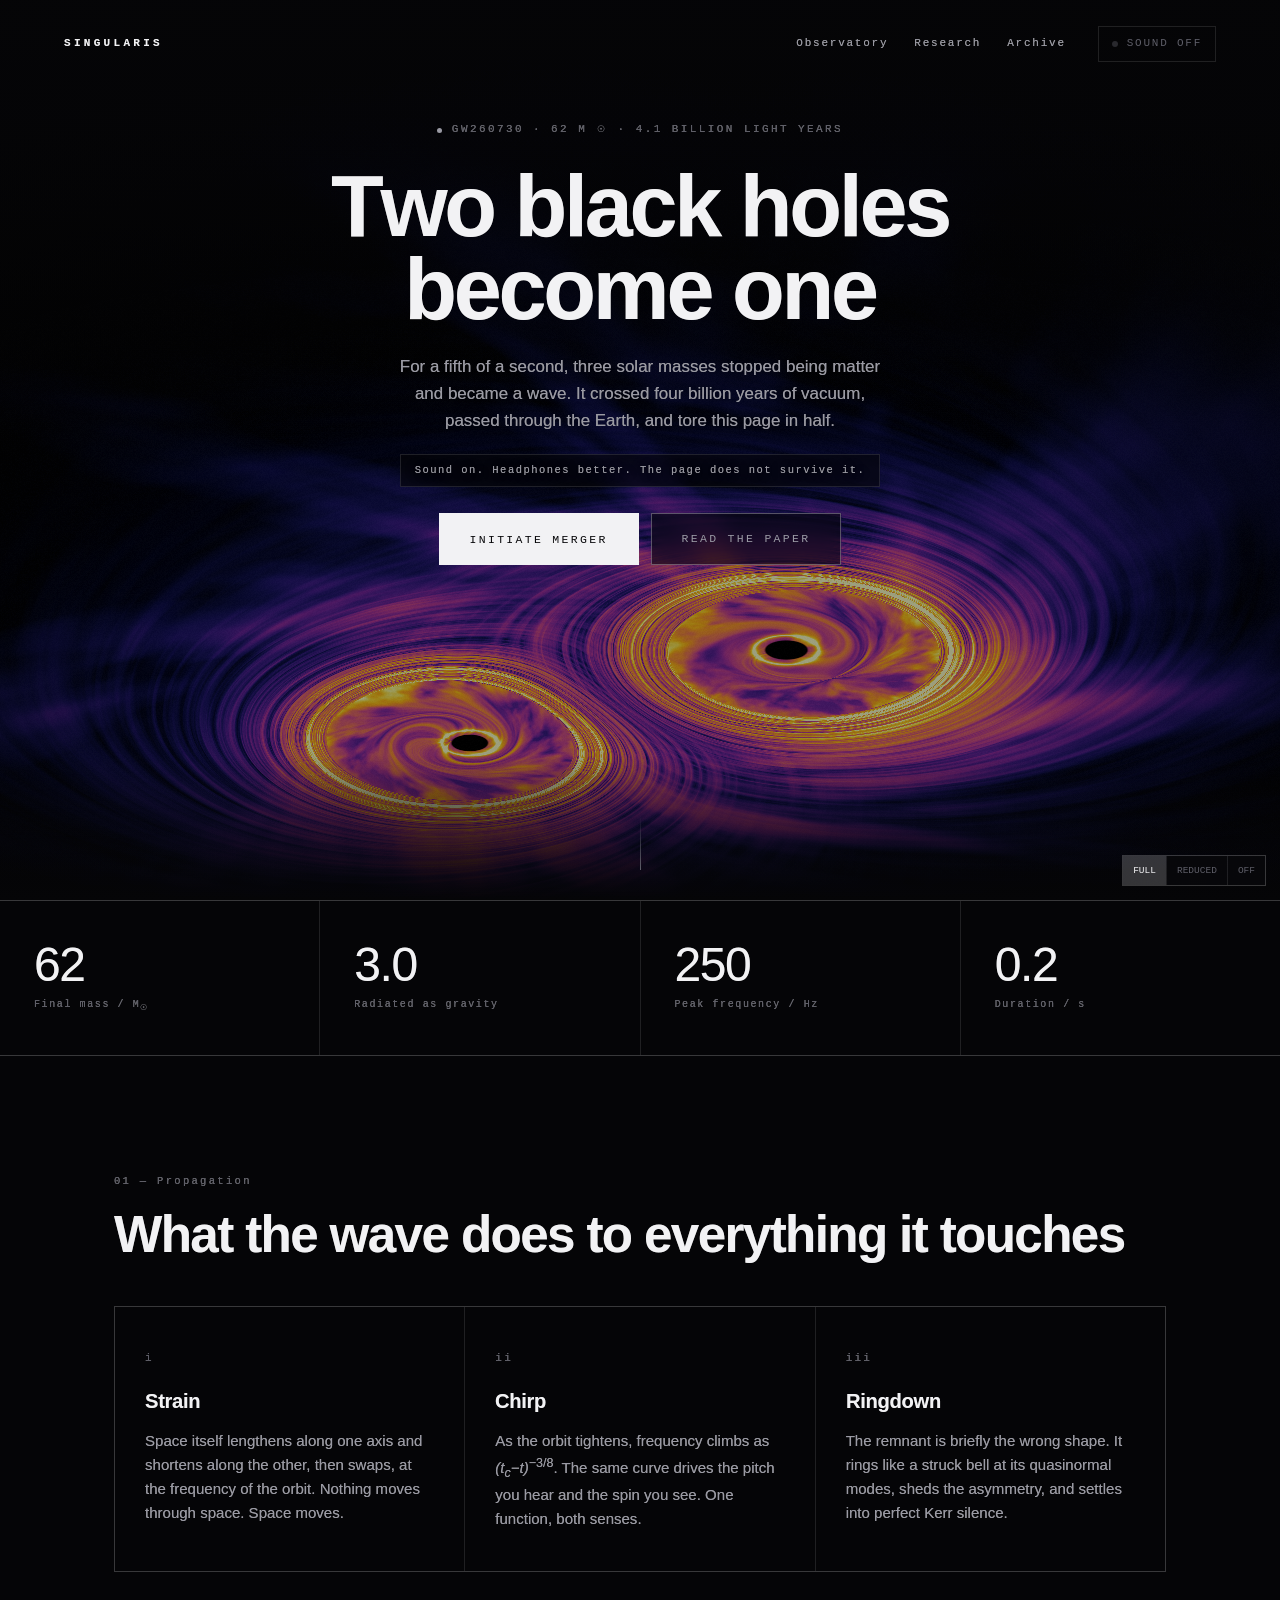
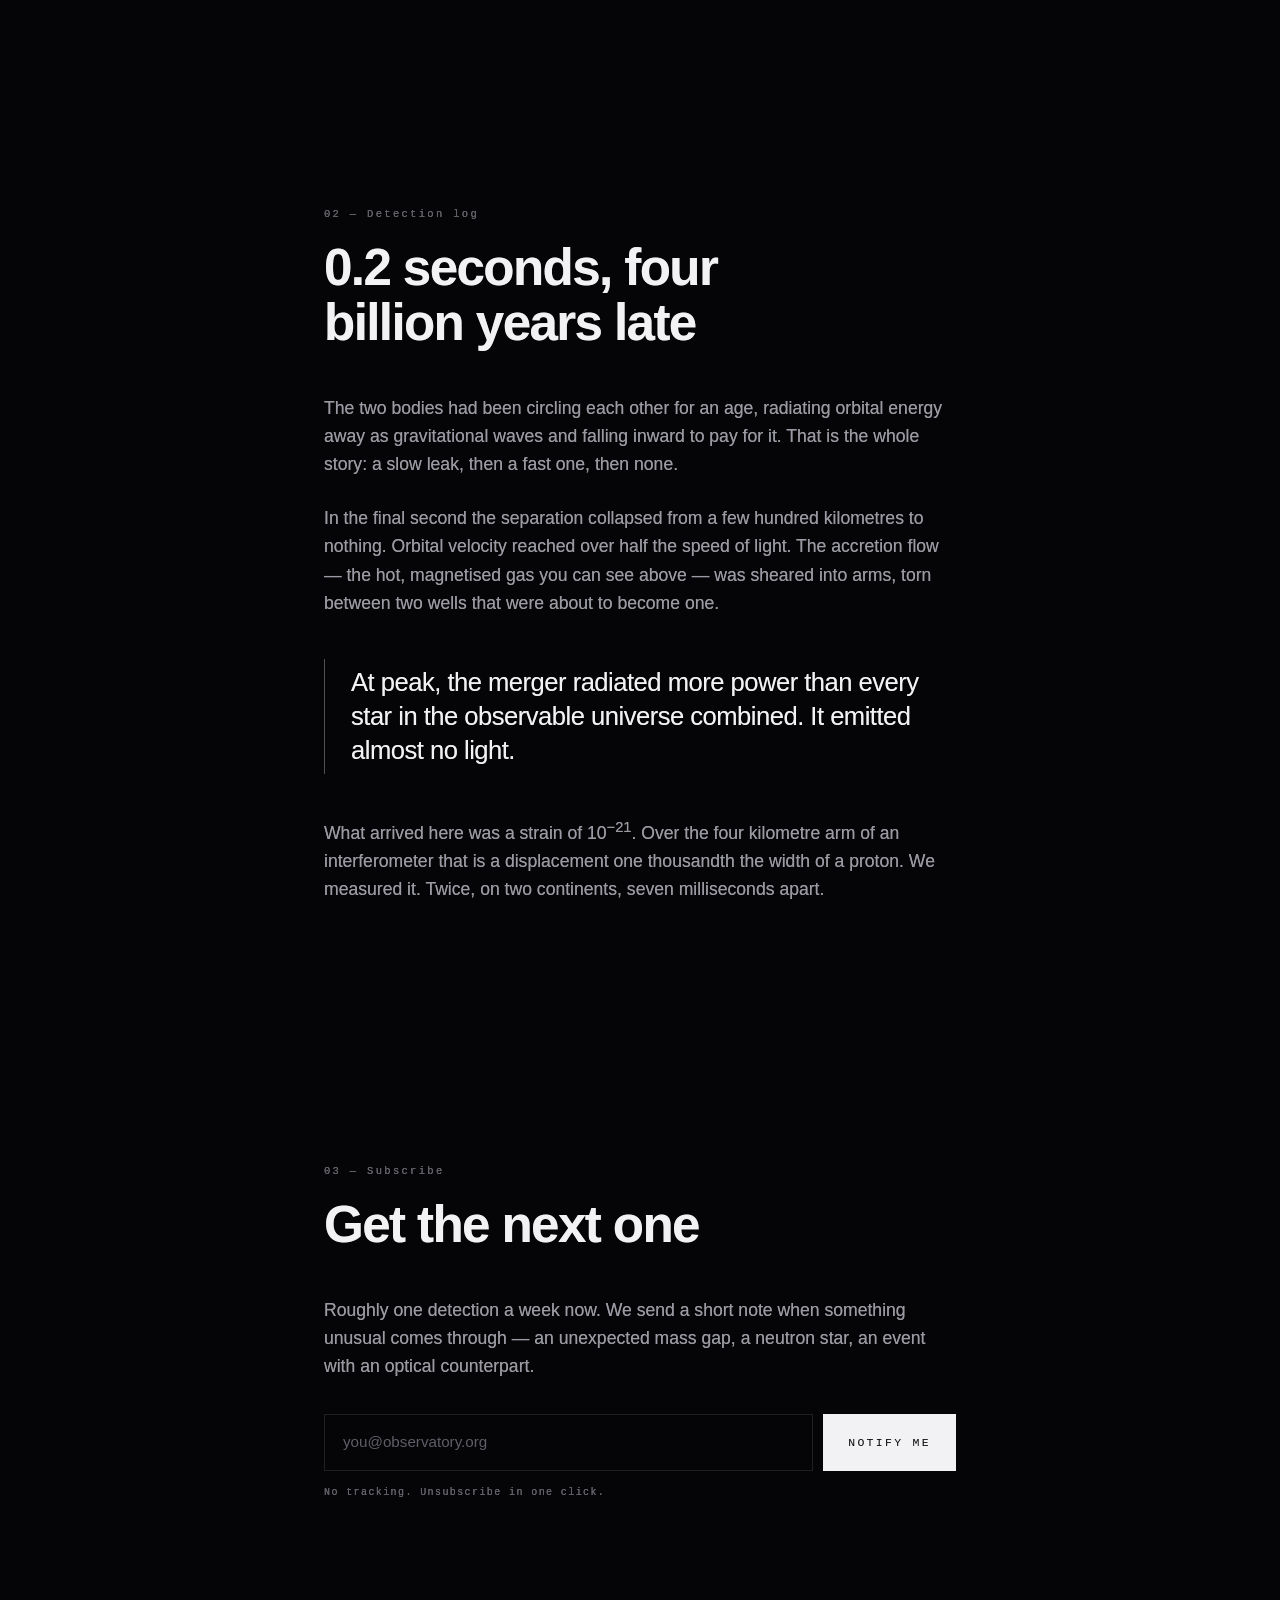
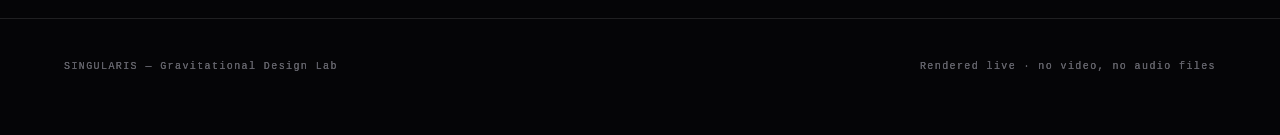
<file: index.html>
<!DOCTYPE html>
<html lang="en">
<head>
<meta charset="utf-8">
<meta name="viewport" content="width=device-width, initial-scale=1, viewport-fit=cover">
<title>SINGULARIS — Two Black Holes Become One</title>
<meta name="description" content="A gravitational-wave merger, rendered in the browser. Two black holes spiral in, collide, tear the page apart, and let it reassemble out of dust.">
<link rel="stylesheet" href="assets/style.css">
</head>
<body>

<!-- ============================================================
     SVG displacement filter — hero subtree only, one-shot.
     JS animates scale/baseFrequency during the pre-merge tremor.
     ============================================================ -->
<svg class="filter-defs" aria-hidden="true" focusable="false">
  <defs>
    <filter id="gw-displace" x="-15%" y="-15%" width="130%" height="130%"
            color-interpolation-filters="sRGB">
      <feTurbulence id="gw-turb" type="fractalNoise"
                    baseFrequency="0.004 0.012" numOctaves="2" seed="7"
                    result="noise"/>
      <feDisplacementMap id="gw-disp" in="SourceGraphic" in2="noise"
                         scale="0" xChannelSelector="R" yChannelSelector="G"/>
    </filter>
  </defs>
</svg>

<!-- the spacetime lattice, in its own layer so the tear can eat it -->
<div class="lattice" aria-hidden="true"></div>

<!-- shake wrapper: ONLY ever gets translate3d/rotate, so it can never
     fight the per-element warp and tear transforms. -->
<div id="shake">
<div id="page">

  <!-- ============================ HERO ============================ -->
  <header class="hero" id="hero">
    <canvas id="bh" aria-hidden="true"></canvas>
    <div class="hero-veil" aria-hidden="true"></div>

    <nav class="nav">
      <span class="brand" data-warp="text">SINGULARIS</span>
      <ul class="nav-links">
        <li><a href="#effects" data-warp="text">Observatory</a></li>
        <li><a href="#log" data-warp="text">Research</a></li>
        <li><a href="#signal" data-warp="text">Archive</a></li>
      </ul>
      <button class="sound-toggle" id="soundToggle" aria-pressed="false"
              title="Toggle sound">
        <span class="sound-icon" aria-hidden="true"></span>
        <span class="sound-label">SOUND OFF</span>
      </button>
    </nav>

    <div class="hero-inner">
      <p class="eyebrow" data-warp="text">
        <span class="pulse-dot" aria-hidden="true"></span>
        GW260730 &middot; 62 M<sub>&#9737;</sub> &middot; 4.1 BILLION LIGHT YEARS
      </p>

      <h1 class="title" id="title" aria-label="Two black holes become one">
        <!-- filled by JS: one span per glyph, each its own tear fragment -->
      </h1>

      <p class="lede" data-split="word">
        For a fifth of a second, three solar masses stopped being matter and
        became a wave. It crossed four billion years of vacuum, passed through
        the Earth, and tore this page in half.
      </p>

      <p class="hint" id="hint" data-warp="text">
        Sound on. Headphones better. The page does not survive it.
      </p>

      <div class="cta-row">
        <button class="btn btn-primary" id="trigger" data-warp="box">
          INITIATE MERGER
        </button>
        <a class="btn btn-ghost" href="#log" data-warp="box">READ THE PAPER</a>
      </div>
    </div>

    <div class="scroll-cue" aria-hidden="true">
      <span class="scroll-line"></span>
    </div>
  </header>

  <!-- ============================ STATS ============================ -->
  <section class="stats frame" aria-label="Merger parameters">
    <div class="stat" data-warp="box">
      <span class="stat-num" data-split="word">62</span>
      <span class="stat-lbl" data-warp="text">Final mass / M<sub>&#9737;</sub></span>
    </div>
    <div class="stat" data-warp="box">
      <span class="stat-num" data-split="word">3.0</span>
      <span class="stat-lbl" data-warp="text">Radiated as gravity</span>
    </div>
    <div class="stat" data-warp="box">
      <span class="stat-num" data-split="word">250</span>
      <span class="stat-lbl" data-warp="text">Peak frequency / Hz</span>
    </div>
    <div class="stat" data-warp="box">
      <span class="stat-num" data-split="word">0.2</span>
      <span class="stat-lbl" data-warp="text">Duration / s</span>
    </div>
  </section>

  <!-- ============================ EFFECTS ============================ -->
  <section class="block" id="effects">
    <p class="kicker" data-warp="text">01 &mdash; Propagation</p>
    <h2 class="h2" data-split="word">What the wave does to everything it touches</h2>

    <div class="cards frame">
      <article class="card" data-warp="box">
        <span class="card-idx" data-warp="text">i</span>
        <h3 data-split="word">Strain</h3>
        <p data-warp="text">Space itself lengthens along one axis and shortens
        along the other, then swaps, at the frequency of the orbit. Nothing
        moves through space. Space moves.</p>
      </article>
      <article class="card" data-warp="box">
        <span class="card-idx" data-warp="text">ii</span>
        <h3 data-split="word">Chirp</h3>
        <p data-warp="text">As the orbit tightens, frequency climbs as
        <em>(t<sub>c</sub>&minus;t)</em><sup>&minus;3/8</sup>. The same curve
        drives the pitch you hear and the spin you see. One function, both senses.</p>
      </article>
      <article class="card" data-warp="box">
        <span class="card-idx" data-warp="text">iii</span>
        <h3 data-split="word">Ringdown</h3>
        <p data-warp="text">The remnant is briefly the wrong shape. It rings
        like a struck bell at its quasinormal modes, sheds the asymmetry, and
        settles into perfect Kerr silence.</p>
      </article>
    </div>
  </section>

  <!-- ============================ LOG ============================ -->
  <section class="block narrow" id="log">
    <p class="kicker" data-warp="text">02 &mdash; Detection log</p>
    <h2 class="h2" data-split="word">0.2 seconds, four billion years late</h2>

    <p class="body" data-warp="text">
      The two bodies had been circling each other for an age, radiating orbital
      energy away as gravitational waves and falling inward to pay for it. That
      is the whole story: a slow leak, then a fast one, then none.
    </p>
    <p class="body" data-warp="text">
      In the final second the separation collapsed from a few hundred kilometres
      to nothing. Orbital velocity reached over half the speed of light. The
      accretion flow &mdash; the hot, magnetised gas you can see above &mdash;
      was sheared into arms, torn between two wells that were about to become one.
    </p>
    <p class="body pull" data-warp="text">
      At peak, the merger radiated more power than every star in the observable
      universe combined. It emitted almost no light.
    </p>
    <p class="body" data-warp="text">
      What arrived here was a strain of 10<sup>&minus;21</sup>. Over the four
      kilometre arm of an interferometer that is a displacement one thousandth
      the width of a proton. We measured it. Twice, on two continents, seven
      milliseconds apart.
    </p>
  </section>

  <!-- ============================ SIGNAL ============================ -->
  <section class="block narrow" id="signal">
    <p class="kicker" data-warp="text">03 &mdash; Subscribe</p>
    <h2 class="h2" data-split="word">Get the next one</h2>
    <p class="body" data-warp="text">
      Roughly one detection a week now. We send a short note when something
      unusual comes through &mdash; an unexpected mass gap, a neutron star, an
      event with an optical counterpart.
    </p>
    <form class="signup" id="signup" novalidate>
      <label class="sr-only" for="email">Email address</label>
      <input class="field" id="email" name="email" type="email"
             placeholder="you@observatory.org" data-warp="box" required>
      <button class="btn btn-primary compact" type="submit" data-warp="box">
        NOTIFY ME
      </button>
    </form>
    <p class="fineprint" id="formNote" data-warp="text" role="status">
      No tracking. Unsubscribe in one click.
    </p>
  </section>

  <footer class="foot">
    <span data-warp="text">SINGULARIS &mdash; Gravitational Design Lab</span>
    <span data-warp="text">Rendered live &middot; no video, no audio files</span>
  </footer>

</div><!-- /#page -->
</div><!-- /#shake -->

<!-- ============================================================
     Overlays. Outside #shake so the shake never double-transforms
     them. See the z-index ladder in style.css.
     ============================================================ -->
<canvas id="rip" aria-hidden="true"></canvas>
<div class="shock-lens" id="shockLens" aria-hidden="true"></div>
<div class="shock-glow" id="shockGlow" aria-hidden="true"></div>
<div class="grain" id="grain" aria-hidden="true"></div>
<canvas id="dust" aria-hidden="true"></canvas>
<div class="flash" id="flash" aria-hidden="true"></div>

<div class="intensity" role="group" aria-label="Motion intensity">
  <button data-int="full">FULL</button>
  <button data-int="reduced">REDUCED</button>
  <button data-int="off">OFF</button>
</div>

<script src="assets/blackhole.js"></script>
<script src="assets/audio.js"></script>
<script src="assets/main.js"></script>
</body>
</html>
</file>
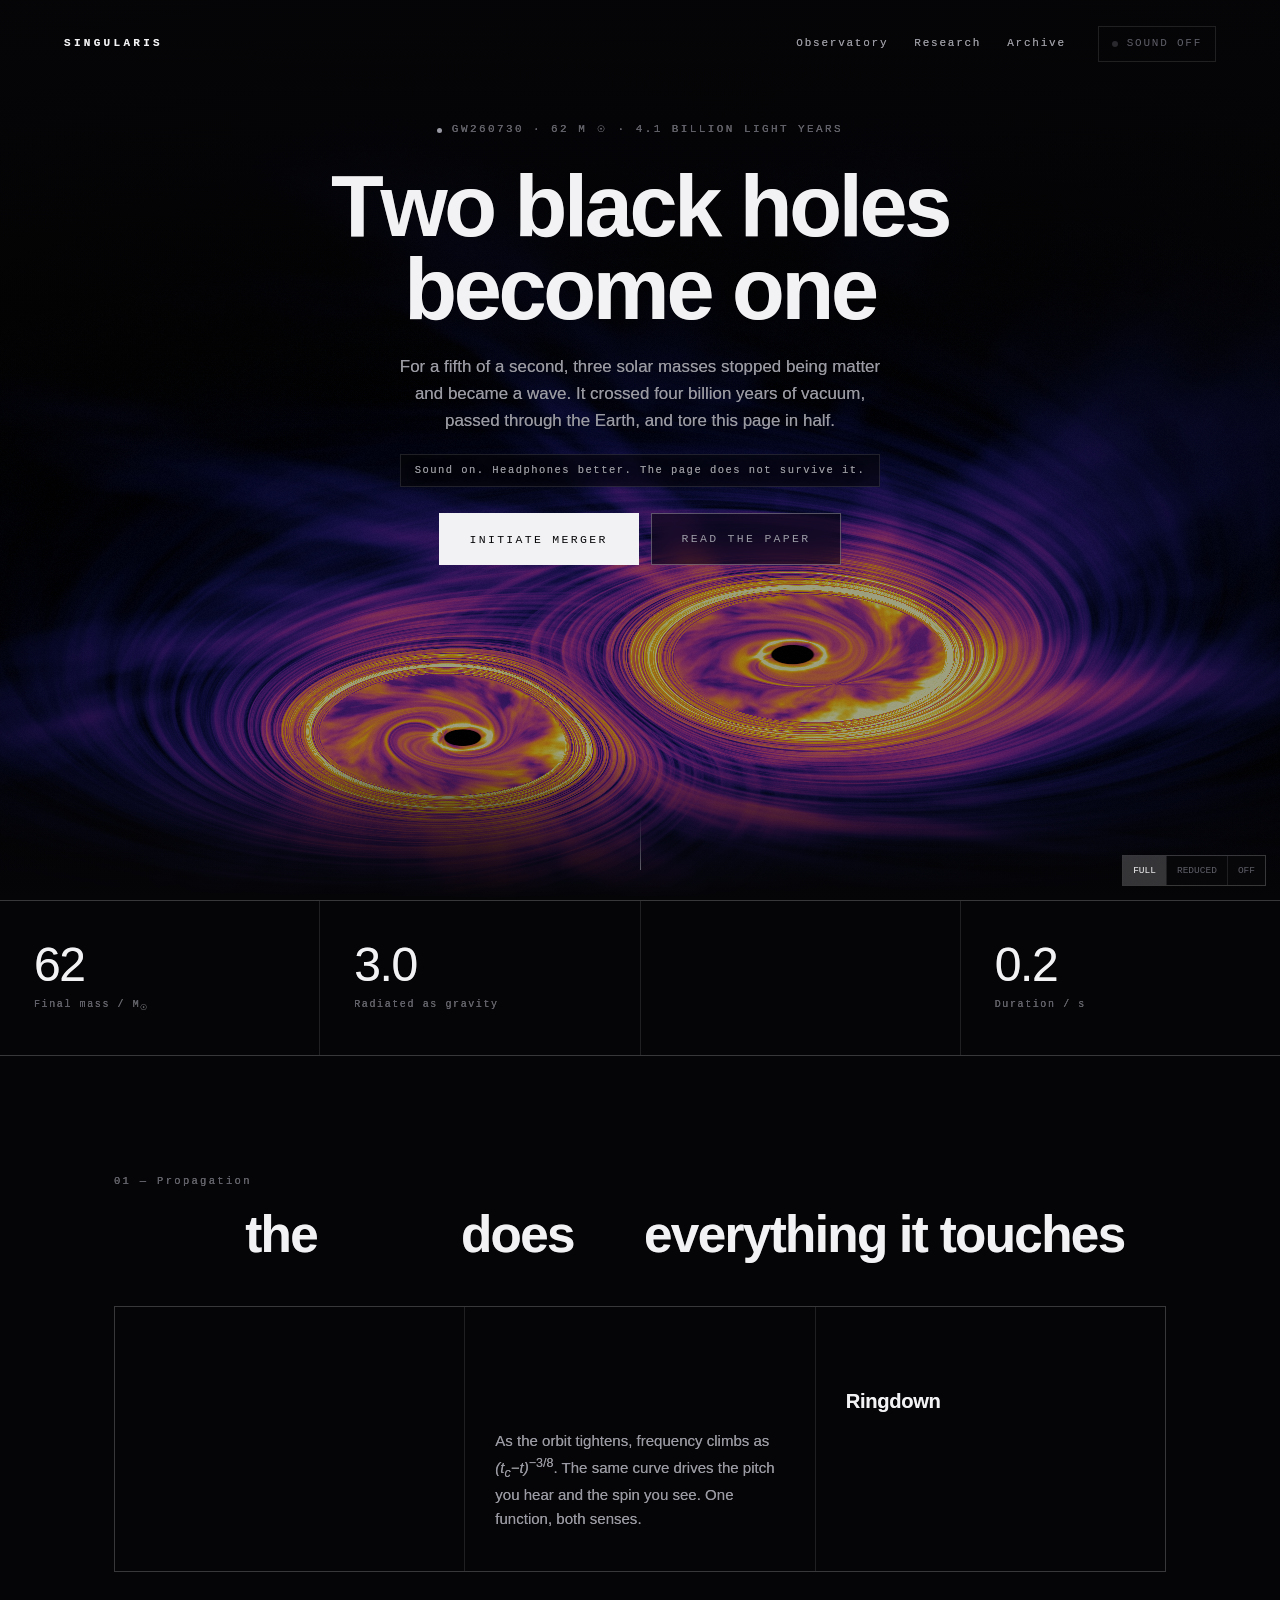
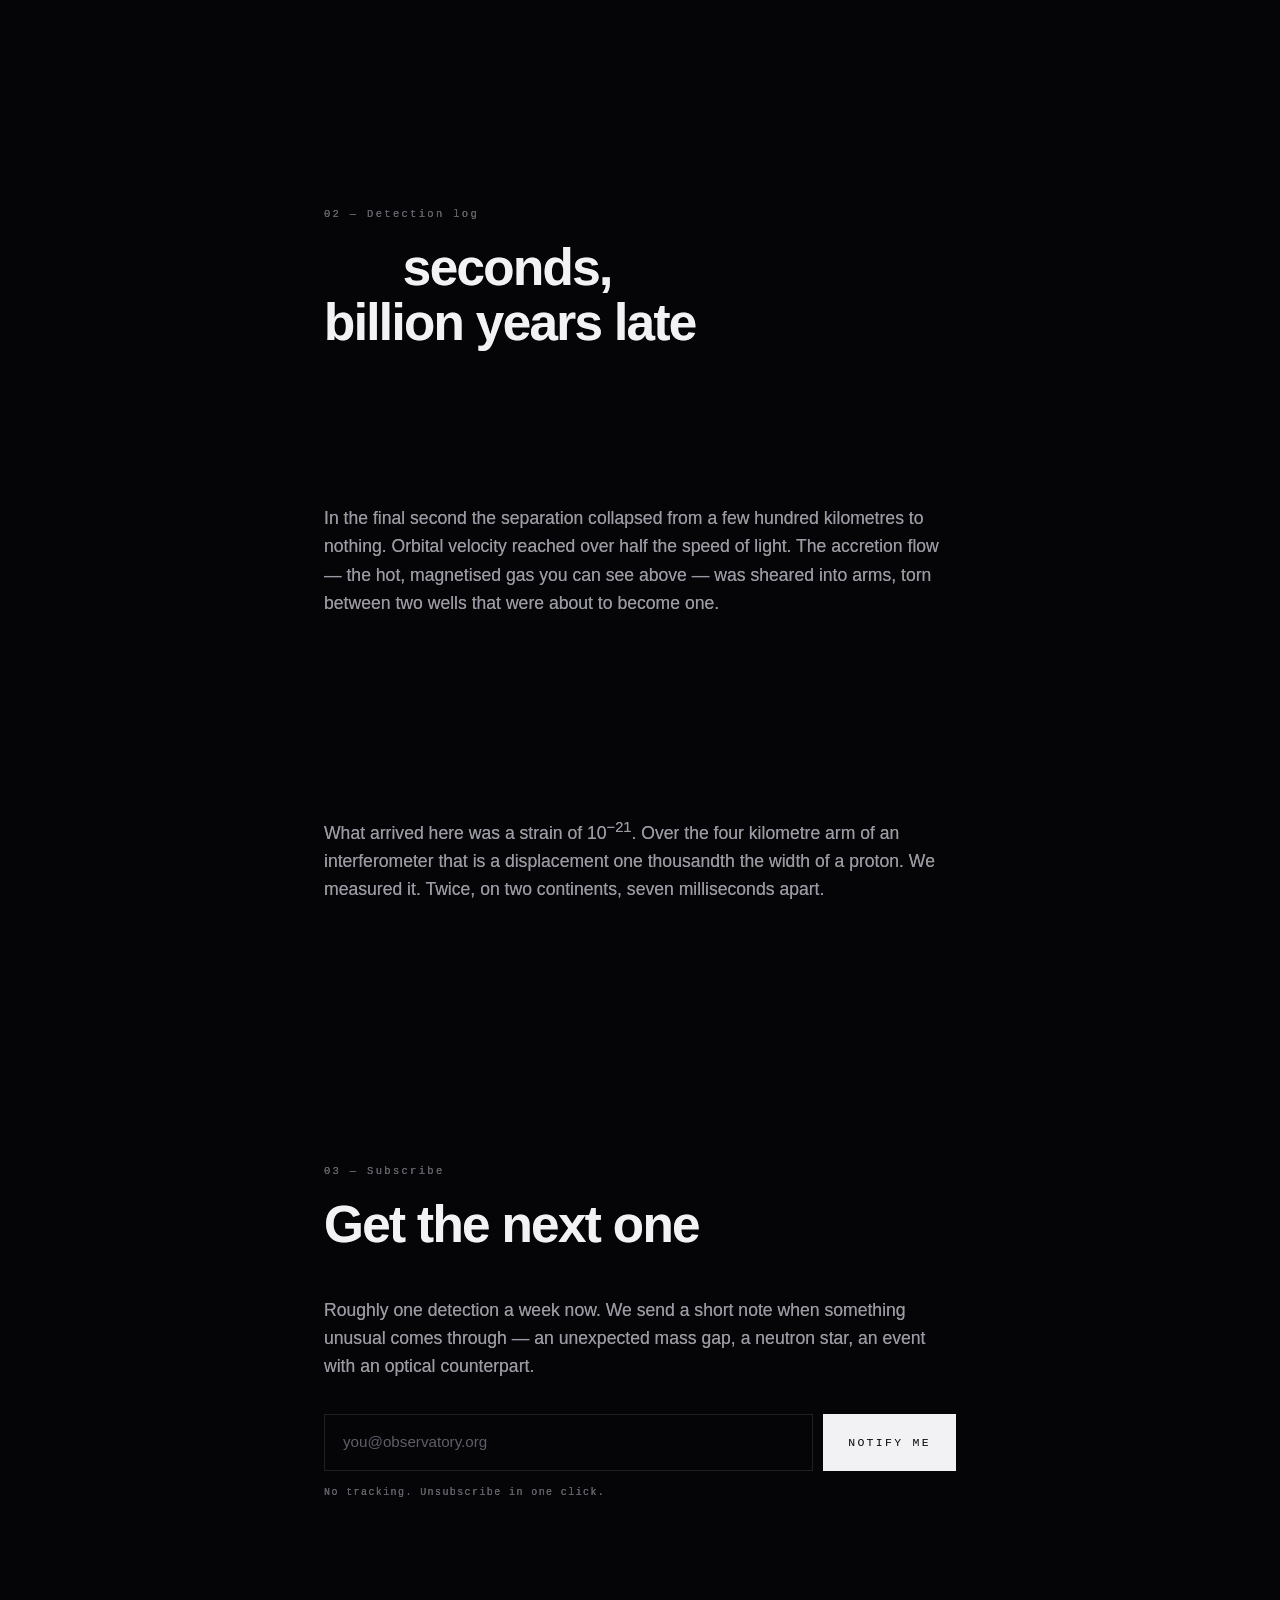
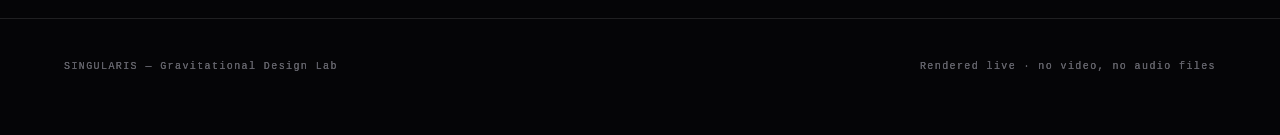
<file: wrapped-test.html>
<!doctype html>
<html><head><meta charset="utf-8">
<meta name="viewport" content="width=device-width,initial-scale=1">
<style>:root{color-scheme:light}body{margin:0;padding:0;font:14px -apple-system,sans-serif;background:#faf9f5;color:#141413}img{max-width:100%}</style>
</head><body>
<title>SINGULARIS — Two Black Holes Become One</title>
<style>
/* ============================================================
   SINGULARIS — gravitational-wave landing page
   ------------------------------------------------------------
   The page is monochrome on purpose. The only colour anywhere is
   the accretion flow in the hero canvas, so colour reads as
   "this is the physical event" rather than as decoration.

   Registered custom properties are load-bearing. --w and --tr must
   be real <number>s or every calc() below collapses.
   ============================================================ */

@property --w      { syntax: '<number>'; inherits: true;  initial-value: 0; }
@property --tr     { syntax: '<number>'; inherits: false; initial-value: 0; }
@property --tv     { syntax: '<number>'; inherits: false; initial-value: 0; }
@property --tx     { syntax: '<number>'; inherits: false; initial-value: 0; }
@property --ty     { syntax: '<number>'; inherits: false; initial-value: 0; }
@property --rot    { syntax: '<number>'; inherits: false; initial-value: 0; }
@property --tear-g { syntax: '<number>'; inherits: true;  initial-value: 0; }
@property --shock-r{ syntax: '<length>'; inherits: false; initial-value: 0px; }

:root{
  --void:    #050507;
  --ink:     #f2f2f4;
  --ink-dim: #9a9aa4;
  --ink-far: #5e5e68;
  --line:    rgba(255,255,255,.11);
  --line-hi: rgba(255,255,255,.30);

  --shock-x: 50vw;
  --shock-y: 60vh;

  --mono: ui-monospace, 'SF Mono', 'JetBrains Mono', Menlo, monospace;
  --sans: 'Inter', -apple-system, BlinkMacSystemFont, 'Helvetica Neue', sans-serif;

  /* global amplitude — main.js scales this by the intensity setting */
  --amp: 1;
}

*, *::before, *::after{ box-sizing: border-box; }

html{ scroll-behavior: smooth; }

body{
  margin: 0;
  background: var(--void);
  color: var(--ink);
  font-family: var(--sans);
  font-size: 16px;
  line-height: 1.6;
  -webkit-font-smoothing: antialiased;
  text-rendering: optimizeLegibility;
  overflow-x: hidden;
}

.filter-defs{ position: absolute; width: 0; height: 0; overflow: hidden; }

.sr-only{
  position:absolute; width:1px; height:1px; padding:0; margin:-1px;
  overflow:hidden; clip:rect(0 0 0 0); white-space:nowrap; border:0;
}

/* The spacetime lattice lives in its own fixed layer rather than on
   <body>, so the tear can fade and blur it independently. */
.lattice{
  position: fixed; inset: 0; z-index: 0; pointer-events: none;
  background-image:
    linear-gradient(to right,  var(--line) 1px, transparent 1px),
    linear-gradient(to bottom, var(--line) 1px, transparent 1px);
  background-size: 92px 92px;
  background-position: center top;
  opacity: calc(1 - var(--tear-g));
  filter: blur(calc(var(--tear-g) * 2px));
}

#shake{ position: relative; z-index: 1; }

/* ============================================================
   THE WARP AND THE TEAR
   ------------------------------------------------------------
   Every [data-warp] element is a wavefront sampler. main.js writes
   two numbers per frame:

     --w   signed wave amplitude, -1..1   (ripple)
     --tr  displacement, 0..1             (thrown apart)
     --tv  invisibility, 0..1             (faded out)

   Two tear channels, not one, and that split matters. On the way out
   they move together: the fragment is flung outward and fades. On the
   way back, --tr collapses almost instantly while --tv is still 1, so
   the element returns to its real position while invisible and then
   fades up in place. The particles do the travelling. If the DOM flew
   back too you would see it in mid-air next to its own dust, which
   reads as a double exposure.

   plus three values written once at setup:

     --tx --ty  unit vector away from the epicentre
     --rot      random rotation sign/magnitude

   Only transform / filter / opacity / shadow. No layout properties,
   ever, or the whole page reflows sixty times a second.
   ============================================================ */

[data-warp]{
  --w: 0; --tr: 0; --tv: 0; --tx: 0; --ty: 0; --rot: 0;
  transform:
    translate3d(
      calc(var(--w) * var(--amp) * 18px
           + var(--tx) * var(--tr) * var(--tr) * var(--amp) * 300px),
      calc(var(--w) * var(--amp) * -11px
           + var(--ty) * var(--tr) * var(--tr) * var(--amp) * 300px),
      0)
    rotate(calc(var(--rot) * var(--tr) * var(--amp) * 1deg))
    skewX(calc(var(--w) * var(--amp) * 7deg))
    skewY(calc(var(--w) * var(--amp) * -2.5deg))
    scale(calc(1 + var(--w) * var(--amp) * 0.075
                 - var(--tr) * var(--amp) * 0.38));
  filter: blur(calc(
      max(var(--w), calc(var(--w) * -1)) * var(--amp) * 2.6px
      + var(--tr) * var(--amp) * 5px));
  opacity: calc(1 - var(--tv) * var(--amp));
}

[data-warp].warping{ will-change: transform, filter, opacity; }

/* Monochrome misregistration instead of red/cyan fringing. Same
   mechanism, no colour: the glyph doubles into a light and a dark
   ghost, like a bad print run. */
[data-warp="text"]{
  text-shadow:
    calc(var(--w) * var(--amp) *  9px) 0 rgba(255,255,255,.50),
    calc(var(--w) * var(--amp) * -9px) 0 rgba(0,0,0,.92);
}

[data-warp="box"]{
  box-shadow:
    calc(var(--w) * var(--amp) *  11px) 0 0 rgba(255,255,255,.22),
    calc(var(--w) * var(--amp) * -11px) 0 0 rgba(0,0,0,.85);
}

/* Structural frames can't be torn individually without their
   children double-transforming, so they just fade with the page. */
.frame{ opacity: calc(1 - var(--tear-g)); }

/* per-glyph and per-word fragments: the unit the tear breaks along */
.title .word,
.frag{ display: inline-block; }
.title .word span{ display: inline-block; transform-origin: 50% 60%; }

/* ============================================================
   HERO
   ============================================================ */

.hero{
  position: relative;
  min-height: 100svh;
  display: flex;
  flex-direction: column;
  overflow: hidden;
  isolation: isolate;
}

#bh{
  position: absolute; inset: 0;
  width: 100%; height: 100%;
  display: block; z-index: 0;
}

.hero-veil{
  position: absolute; inset: 0; z-index: 1; pointer-events: none;
  background:
    radial-gradient(120% 80% at 50% 68%, transparent 30%, rgba(5,5,7,.55) 68%, rgba(5,5,7,.93) 100%),
    linear-gradient(to bottom,
      rgba(5,5,7,.82) 0%, rgba(5,5,7,.54) 18%, rgba(5,5,7,.20) 34%,
      transparent 52%, transparent 84%, var(--void) 100%);
}

/* ---- nav ---- */
.nav{
  position: relative; z-index: 3;
  display: flex; align-items: center; gap: 32px;
  padding: 26px clamp(20px, 5vw, 64px);
  font-family: var(--mono);
  font-size: 11px; letter-spacing: .16em;
}
.brand{ font-weight: 600; letter-spacing: .3em; }
.nav-links{
  display: flex; gap: 26px; list-style: none; margin: 0 0 0 auto; padding: 0;
}
.nav-links a{
  color: var(--ink-dim); text-decoration: none; transition: color .2s;
}
.nav-links a:hover{ color: var(--ink); }

.sound-toggle{
  display: inline-flex; align-items: center; gap: 9px;
  background: transparent;
  border: 1px solid var(--line);
  color: var(--ink-far);
  font: inherit; letter-spacing: .16em;
  padding: 8px 13px; border-radius: 0;
  cursor: pointer; transition: color .2s, border-color .2s;
}
.sound-toggle:hover{ color: var(--ink-dim); border-color: var(--line-hi); }
.sound-toggle[aria-pressed="true"]{
  color: var(--ink); border-color: var(--line-hi);
}
.sound-icon{
  width: 6px; height: 6px; border-radius: 50%;
  background: currentColor; opacity: .4;
}
.sound-toggle[aria-pressed="true"] .sound-icon{
  opacity: 1; animation: sonar 2s ease-out infinite;
}
@keyframes sonar{
  0%   { box-shadow: 0 0 0 0 rgba(255,255,255,.45); }
  100% { box-shadow: 0 0 0 8px rgba(255,255,255,0); }
}

/* ---- hero copy ---- */
.hero-inner{
  position: relative; z-index: 3;
  margin: clamp(12px, 3vh, 40px) auto auto;
  width: 100%; max-width: 1000px;
  padding: 0 clamp(20px, 5vw, 64px);
  text-align: center;
}

.eyebrow{
  display: inline-flex; align-items: center;
  flex-wrap: wrap; justify-content: center; gap: 4px 10px;
  font-family: var(--mono); font-size: 11px;
  letter-spacing: .22em; color: var(--ink-far);
  margin: 0 0 26px;
}
.pulse-dot{
  width: 5px; height: 5px; border-radius: 50%;
  background: var(--ink-dim); flex: 0 0 auto;
  animation: sonar 2.4s ease-out infinite;
}

.title{
  margin: 0 0 22px;
  font-size: clamp(2.5rem, 7.4vw, 5.4rem);
  line-height: .96;
  letter-spacing: -.038em;
  font-weight: 660;
  color: var(--ink);
  text-wrap: balance;
}

.lede{
  max-width: 54ch; margin: 0 auto 4px;
  color: var(--ink-dim); font-size: clamp(.95rem, 1.5vw, 1.06rem);
}

.cta-row{
  display: flex; flex-wrap: wrap; gap: 12px; justify-content: center;
  margin-top: 26px;
}

/* ---- buttons: flat, bordered, no glow, no gradient ---- */
.btn{
  position: relative;
  display: inline-flex; align-items: center; justify-content: center;
  padding: 16px 30px;
  font-family: var(--mono); font-size: 11.5px;
  letter-spacing: .2em; font-weight: 500;
  text-decoration: none; cursor: pointer;
  border-radius: 0;
  border: 1px solid transparent;
  transition: background .18s, color .18s, border-color .18s, transform .12s;
}
.btn.compact{ padding: 14px 24px; }
.btn:active{ transform: translateY(1px); }

.btn-primary{
  color: #08080a;
  background: var(--ink);
  border-color: var(--ink);
}
.btn-primary:hover{ background: #fff; }

.btn-ghost{
  color: var(--ink-dim);
  border-color: var(--line-hi);
  background: rgba(5,5,7,.55);
  -webkit-backdrop-filter: blur(10px); backdrop-filter: blur(10px);
}
.btn-ghost:hover{ color: var(--ink); border-color: var(--ink-dim); }

.btn:focus-visible, .field:focus-visible,
.nav-links a:focus-visible, .sound-toggle:focus-visible,
.intensity button:focus-visible{
  outline: 2px solid var(--ink); outline-offset: 3px;
}

#trigger.charging{
  animation: charge-shudder .09s steps(2) infinite;
  pointer-events: none;
}
@keyframes charge-shudder{
  0%   { transform: translate3d(-.6px, .4px, 0); }
  100% { transform: translate3d(.6px, -.4px, 0); }
}
#trigger[aria-disabled="true"]{ pointer-events: none; }

.hint{
  display: inline-block;
  margin: 16px 0 0;
  padding: 7px 14px;
  border: 1px solid var(--line);
  background: rgba(5,5,7,.6);
  -webkit-backdrop-filter: blur(8px); backdrop-filter: blur(8px);
  font-family: var(--mono); font-size: 10.5px;
  letter-spacing: .14em; color: var(--ink-dim);
  transition: opacity .5s;
  /* Same specificity as [data-warp="text"] and declared later, so it
     would silently drop the misregistration — restated here. */
  text-shadow:
    0 1px 10px rgba(5,5,7,.95),
    calc(var(--w) * var(--amp) *  9px) 0 rgba(255,255,255,.50),
    calc(var(--w) * var(--amp) * -9px) 0 rgba(0,0,0,.92);
}

.scroll-cue{
  position: relative; z-index: 3;
  display: grid; place-items: center; padding-bottom: 30px;
}
.scroll-line{
  width: 1px; height: 54px;
  background: linear-gradient(to bottom, transparent, var(--ink-far));
  transform-origin: top;
  animation: cue 2.6s cubic-bezier(.7,0,.3,1) infinite;
}
@keyframes cue{
  0%,100%{ transform: scaleY(.25); opacity: .2; }
  45%    { transform: scaleY(1);   opacity: .9; }
}

/* ============================================================
   PAGE BODY
   ============================================================ */

.stats{
  display: grid; grid-template-columns: repeat(4, 1fr);
  gap: 1px; background: var(--line);
  border-block: 1px solid var(--line);
}
.stat{
  background: var(--void);
  padding: 40px clamp(16px, 3vw, 34px);
  display: flex; flex-direction: column; gap: 8px;
}
.stat-num{
  font-size: clamp(1.9rem, 4vw, 3rem); line-height: 1;
  font-weight: 300; letter-spacing: -.03em;
  font-variant-numeric: tabular-nums;
  color: var(--ink);
}
.stat-lbl{
  font-family: var(--mono); font-size: 10px;
  letter-spacing: .16em; color: var(--ink-far);
}

.block{
  padding: clamp(80px, 13vh, 160px) clamp(20px, 5vw, 64px);
  max-width: 1180px; margin-inline: auto;
}
.block.narrow{ max-width: 760px; }

.kicker{
  font-family: var(--mono); font-size: 10.5px;
  letter-spacing: .22em; color: var(--ink-far);
  margin: 0 0 18px;
}

.h2{
  font-size: clamp(1.8rem, 4.4vw, 3.2rem);
  line-height: 1.06; letter-spacing: -.032em; font-weight: 600;
  margin: 0 0 44px; text-wrap: balance;
}

.cards{
  display: grid; gap: 1px;
  grid-template-columns: repeat(auto-fit, minmax(250px, 1fr));
  background: var(--line);
  border: 1px solid var(--line);
}
.card{
  background: var(--void);
  padding: 36px 30px 40px;
  transition: background .3s;
}
.card:hover{ background: #0b0b0e; }
.card-idx{
  font-family: var(--mono); font-size: 11px;
  letter-spacing: .2em; color: var(--ink-far);
}
.card h3{
  margin: 16px 0 12px;
  font-size: 1.26rem; font-weight: 600; letter-spacing: -.015em;
}
.card p{ margin: 0; color: var(--ink-dim); font-size: .94rem; }

.body{
  color: var(--ink-dim);
  font-size: clamp(1rem, 1.5vw, 1.1rem);
  margin: 0 0 26px;
}
.body.pull{
  color: var(--ink);
  font-size: clamp(1.2rem, 2.4vw, 1.6rem);
  line-height: 1.34; letter-spacing: -.02em;
  border-left: 1px solid var(--line-hi);
  padding: 6px 0 6px 26px;
  margin: 42px 0;
}

.signup{ display: flex; gap: 10px; flex-wrap: wrap; margin: 34px 0 14px; }
.field{
  flex: 1 1 260px;
  background: transparent;
  border: 1px solid var(--line);
  color: var(--ink);
  font: inherit; font-size: .95rem;
  padding: 15px 18px; border-radius: 0;
  transition: border-color .2s;
}
.field::placeholder{ color: var(--ink-far); }
.field:focus{ outline: none; border-color: var(--ink-dim); }
.field.invalid{ border-color: var(--ink); border-style: dashed; }

.fineprint{
  font-family: var(--mono); font-size: 10px;
  letter-spacing: .14em; color: var(--ink-far); margin: 0;
}

.foot{
  display: flex; flex-wrap: wrap; gap: 14px;
  justify-content: space-between;
  padding: 40px clamp(20px, 5vw, 64px) 60px;
  border-top: 1px solid var(--line);
  font-family: var(--mono); font-size: 10px;
  letter-spacing: .14em; color: var(--ink-far);
}

/* ============================================================
   OVERLAYS
   Stack, bottom to top:
     55 rip      opaque wedges — must cover page content
     60 lens     masked backdrop-filter ring
     61 glow     light of the wavefront
     62 grain
     66 dust     particle reassembly
     70 flash
     80 controls
   ============================================================ */

#rip, #dust{
  position: fixed; inset: 0; pointer-events: none;
  width: 100%; height: 100%;
}
#rip{ z-index: 55; }
#dust{ z-index: 66; }

/* masked backdrop-filter ring: distorts live DOM with no repaint of
   it. Grayscale, not hue-rotate — this page has no hue to rotate. */
.shock-lens{
  position: fixed; inset: 0; z-index: 60;
  pointer-events: none; opacity: 0;
  backdrop-filter: blur(12px) grayscale(1) contrast(1.6) brightness(1.25);
  -webkit-backdrop-filter: blur(12px) grayscale(1) contrast(1.6) brightness(1.25);
  --shock-r: 0px;
  -webkit-mask-image: radial-gradient(circle at var(--shock-x) var(--shock-y),
      transparent calc(var(--shock-r) - 118px),
      #000        calc(var(--shock-r) - 40px),
      #000        var(--shock-r),
      transparent calc(var(--shock-r) + 66px));
  mask-image: radial-gradient(circle at var(--shock-x) var(--shock-y),
      transparent calc(var(--shock-r) - 118px),
      #000        calc(var(--shock-r) - 40px),
      #000        var(--shock-r),
      transparent calc(var(--shock-r) + 66px));
}

.shock-glow{
  position: fixed; inset: 0; z-index: 61;
  pointer-events: none; opacity: 0;
  mix-blend-mode: screen;
  --shock-r: 0px;
  background: radial-gradient(circle at var(--shock-x) var(--shock-y),
      transparent calc(var(--shock-r) - 90px),
      rgba(255,255,255,.10) calc(var(--shock-r) - 34px),
      rgba(255,255,255,.42) calc(var(--shock-r) - 7px),
      rgba(255,255,255,.95) var(--shock-r),
      rgba(255,255,255,.16) calc(var(--shock-r) + 26px),
      transparent calc(var(--shock-r) + 74px));
}

.flash{
  position: fixed; inset: 0; z-index: 70;
  pointer-events: none; opacity: 0;
  mix-blend-mode: screen;
  background: radial-gradient(circle at var(--shock-x) var(--shock-y),
      #fff 0%, rgba(255,255,255,.72) 22%, rgba(255,255,255,.22) 50%, transparent 76%);
}

/* screen, not overlay: overlay against a near-black page resolves to
   near-black, so the noise would vanish exactly where it is needed */
.grain{
  position: fixed; inset: -50%; z-index: 62;
  pointer-events: none; opacity: 0;
  mix-blend-mode: screen;
  background-image: var(--grain-src);
  background-size: 180px 180px;
  animation: grain-drift .7s steps(6) infinite;
}
@keyframes grain-drift{
  0%  { transform: translate3d(0,0,0); }
  20% { transform: translate3d(-3%, 2%, 0); }
  40% { transform: translate3d(2%, -4%, 0); }
  60% { transform: translate3d(-4%, -2%, 0); }
  80% { transform: translate3d(3%, 3%, 0); }
  100%{ transform: translate3d(0,0,0); }
}

.intensity{
  position: fixed; z-index: 80;
  right: 14px; bottom: 14px;
  display: flex; gap: 1px;
  background: var(--line);
  border: 1px solid var(--line);
  overflow: hidden;
  font-family: var(--mono); font-size: 9.5px; letter-spacing: .14em;
}
.intensity button{
  background: rgba(5,5,7,.88); color: var(--ink-far);
  border: 0; padding: 7px 10px; cursor: pointer;
  font: inherit; transition: color .2s, background .2s;
  -webkit-backdrop-filter: blur(8px); backdrop-filter: blur(8px);
}
.intensity button:hover{ color: var(--ink-dim); }
.intensity button[aria-current="true"]{ color: var(--ink); background: rgba(255,255,255,.10); }

/* ============================================================
   RESPONSIVE
   ============================================================ */
@media (max-width: 860px){
  .nav-links{ display: none; }
  .stats{ grid-template-columns: repeat(2, 1fr); }
  .shock-lens{
    backdrop-filter: blur(7px) grayscale(1) contrast(1.35);
    -webkit-backdrop-filter: blur(7px) grayscale(1) contrast(1.35);
  }
}
@media (max-width: 520px){
  .stats{ grid-template-columns: 1fr; }
  .cta-row{ flex-direction: column; }
  .btn{ width: 100%; }
  .body.pull{ padding-left: 18px; }
  .eyebrow{ font-size: 9.5px; letter-spacing: .14em; margin-bottom: 20px; }
  .hint{ font-size: 9.5px; letter-spacing: .1em; }
}

/* ============================================================
   MOTION SAFETY
   Vestibular disorders are real and this page is a provocation.
   The OS preference picks the default; the on-screen control can
   override it in either direction, because some people set the OS
   flag for unrelated reasons and still want the show.
   ============================================================ */
@media (prefers-reduced-motion: reduce){
  html{ scroll-behavior: auto; }
  .pulse-dot, .sound-toggle[aria-pressed="true"] .sound-icon,
  .scroll-line, .grain, #trigger.charging{ animation: none; }
}

/* auto-degrade: main.js sets this above ~26ms rolling frame time */
body.perf-low .shock-lens{
  backdrop-filter: blur(6px) grayscale(1) contrast(1.25);
  -webkit-backdrop-filter: blur(6px) grayscale(1) contrast(1.25);
}
body.perf-low .grain{ display: none; }

/* intensity: off — kill every channel, keep the page usable */
body.int-off [data-warp]{
  transform: none !important; filter: none !important;
  opacity: 1 !important;
  text-shadow: none !important; box-shadow: none !important;
}
body.int-off .frame, body.int-off .lattice{ opacity: 1 !important; filter: none !important; }
body.int-off .shock-lens, body.int-off .shock-glow,
body.int-off .flash, body.int-off .grain,
body.int-off #rip, body.int-off #dust{ display: none; }

</style>
<!-- ============================================================
     SVG displacement filter — hero subtree only, one-shot.
     JS animates scale/baseFrequency during the pre-merge tremor.
     ============================================================ -->
<svg class="filter-defs" aria-hidden="true" focusable="false">
  <defs>
    <filter id="gw-displace" x="-15%" y="-15%" width="130%" height="130%"
            color-interpolation-filters="sRGB">
      <feTurbulence id="gw-turb" type="fractalNoise"
                    baseFrequency="0.004 0.012" numOctaves="2" seed="7"
                    result="noise"/>
      <feDisplacementMap id="gw-disp" in="SourceGraphic" in2="noise"
                         scale="0" xChannelSelector="R" yChannelSelector="G"/>
    </filter>
  </defs>
</svg>

<!-- the spacetime lattice, in its own layer so the tear can eat it -->
<div class="lattice" aria-hidden="true"></div>

<!-- shake wrapper: ONLY ever gets translate3d/rotate, so it can never
     fight the per-element warp and tear transforms. -->
<div id="shake">
<div id="page">

  <!-- ============================ HERO ============================ -->
  <header class="hero" id="hero">
    <canvas id="bh" aria-hidden="true"></canvas>
    <div class="hero-veil" aria-hidden="true"></div>

    <nav class="nav">
      <span class="brand" data-warp="text">SINGULARIS</span>
      <ul class="nav-links">
        <li><a href="#effects" data-warp="text">Observatory</a></li>
        <li><a href="#log" data-warp="text">Research</a></li>
        <li><a href="#signal" data-warp="text">Archive</a></li>
      </ul>
      <button class="sound-toggle" id="soundToggle" aria-pressed="false"
              title="Toggle sound">
        <span class="sound-icon" aria-hidden="true"></span>
        <span class="sound-label">SOUND OFF</span>
      </button>
    </nav>

    <div class="hero-inner">
      <p class="eyebrow" data-warp="text">
        <span class="pulse-dot" aria-hidden="true"></span>
        GW260730 &middot; 62 M<sub>&#9737;</sub> &middot; 4.1 BILLION LIGHT YEARS
      </p>

      <h1 class="title" id="title" aria-label="Two black holes become one">
        <!-- filled by JS: one span per glyph, each its own tear fragment -->
      </h1>

      <p class="lede" data-split="word">
        For a fifth of a second, three solar masses stopped being matter and
        became a wave. It crossed four billion years of vacuum, passed through
        the Earth, and tore this page in half.
      </p>

      <p class="hint" id="hint" data-warp="text">
        Sound on. Headphones better. The page does not survive it.
      </p>

      <div class="cta-row">
        <button class="btn btn-primary" id="trigger" data-warp="box">
          INITIATE MERGER
        </button>
        <a class="btn btn-ghost" href="#log" data-warp="box">READ THE PAPER</a>
      </div>
    </div>

    <div class="scroll-cue" aria-hidden="true">
      <span class="scroll-line"></span>
    </div>
  </header>

  <!-- ============================ STATS ============================ -->
  <section class="stats frame" aria-label="Merger parameters">
    <div class="stat" data-warp="box">
      <span class="stat-num" data-split="word">62</span>
      <span class="stat-lbl" data-warp="text">Final mass / M<sub>&#9737;</sub></span>
    </div>
    <div class="stat" data-warp="box">
      <span class="stat-num" data-split="word">3.0</span>
      <span class="stat-lbl" data-warp="text">Radiated as gravity</span>
    </div>
    <div class="stat" data-warp="box">
      <span class="stat-num" data-split="word">250</span>
      <span class="stat-lbl" data-warp="text">Peak frequency / Hz</span>
    </div>
    <div class="stat" data-warp="box">
      <span class="stat-num" data-split="word">0.2</span>
      <span class="stat-lbl" data-warp="text">Duration / s</span>
    </div>
  </section>

  <!-- ============================ EFFECTS ============================ -->
  <section class="block" id="effects">
    <p class="kicker" data-warp="text">01 &mdash; Propagation</p>
    <h2 class="h2" data-split="word">What the wave does to everything it touches</h2>

    <div class="cards frame">
      <article class="card" data-warp="box">
        <span class="card-idx" data-warp="text">i</span>
        <h3 data-split="word">Strain</h3>
        <p data-warp="text">Space itself lengthens along one axis and shortens
        along the other, then swaps, at the frequency of the orbit. Nothing
        moves through space. Space moves.</p>
      </article>
      <article class="card" data-warp="box">
        <span class="card-idx" data-warp="text">ii</span>
        <h3 data-split="word">Chirp</h3>
        <p data-warp="text">As the orbit tightens, frequency climbs as
        <em>(t<sub>c</sub>&minus;t)</em><sup>&minus;3/8</sup>. The same curve
        drives the pitch you hear and the spin you see. One function, both senses.</p>
      </article>
      <article class="card" data-warp="box">
        <span class="card-idx" data-warp="text">iii</span>
        <h3 data-split="word">Ringdown</h3>
        <p data-warp="text">The remnant is briefly the wrong shape. It rings
        like a struck bell at its quasinormal modes, sheds the asymmetry, and
        settles into perfect Kerr silence.</p>
      </article>
    </div>
  </section>

  <!-- ============================ LOG ============================ -->
  <section class="block narrow" id="log">
    <p class="kicker" data-warp="text">02 &mdash; Detection log</p>
    <h2 class="h2" data-split="word">0.2 seconds, four billion years late</h2>

    <p class="body" data-warp="text">
      The two bodies had been circling each other for an age, radiating orbital
      energy away as gravitational waves and falling inward to pay for it. That
      is the whole story: a slow leak, then a fast one, then none.
    </p>
    <p class="body" data-warp="text">
      In the final second the separation collapsed from a few hundred kilometres
      to nothing. Orbital velocity reached over half the speed of light. The
      accretion flow &mdash; the hot, magnetised gas you can see above &mdash;
      was sheared into arms, torn between two wells that were about to become one.
    </p>
    <p class="body pull" data-warp="text">
      At peak, the merger radiated more power than every star in the observable
      universe combined. It emitted almost no light.
    </p>
    <p class="body" data-warp="text">
      What arrived here was a strain of 10<sup>&minus;21</sup>. Over the four
      kilometre arm of an interferometer that is a displacement one thousandth
      the width of a proton. We measured it. Twice, on two continents, seven
      milliseconds apart.
    </p>
  </section>

  <!-- ============================ SIGNAL ============================ -->
  <section class="block narrow" id="signal">
    <p class="kicker" data-warp="text">03 &mdash; Subscribe</p>
    <h2 class="h2" data-split="word">Get the next one</h2>
    <p class="body" data-warp="text">
      Roughly one detection a week now. We send a short note when something
      unusual comes through &mdash; an unexpected mass gap, a neutron star, an
      event with an optical counterpart.
    </p>
    <form class="signup" id="signup" novalidate>
      <label class="sr-only" for="email">Email address</label>
      <input class="field" id="email" name="email" type="email"
             placeholder="you@observatory.org" data-warp="box" required>
      <button class="btn btn-primary compact" type="submit" data-warp="box">
        NOTIFY ME
      </button>
    </form>
    <p class="fineprint" id="formNote" data-warp="text" role="status">
      No tracking. Unsubscribe in one click.
    </p>
  </section>

  <footer class="foot">
    <span data-warp="text">SINGULARIS &mdash; Gravitational Design Lab</span>
    <span data-warp="text">Rendered live &middot; no video, no audio files</span>
  </footer>

</div><!-- /#page -->
</div><!-- /#shake -->

<!-- ============================================================
     Overlays. Outside #shake so the shake never double-transforms
     them. See the z-index ladder in style.css.
     ============================================================ -->
<canvas id="rip" aria-hidden="true"></canvas>
<div class="shock-lens" id="shockLens" aria-hidden="true"></div>
<div class="shock-glow" id="shockGlow" aria-hidden="true"></div>
<div class="grain" id="grain" aria-hidden="true"></div>
<canvas id="dust" aria-hidden="true"></canvas>
<div class="flash" id="flash" aria-hidden="true"></div>

<div class="intensity" role="group" aria-label="Motion intensity">
  <button data-int="full">FULL</button>
  <button data-int="reduced">REDUCED</button>
  <button data-int="off">OFF</button>
</div>

<script>
/* ===== assets/blackhole.js ===== */
/* ============================================================
   blackhole.js — binary black hole renderer (WebGL1, no deps)
   ------------------------------------------------------------
   Not a ray-marched Schwarzschild metric. That costs 200+ samples
   per pixel and buys nothing here, because the reference look is
   not "stars bending" — it is hot magnetised gas in an inferno
   colormap. So:

     - gas field  : domain-warped value-noise FBM sampled in
                    (theta, log r) around each hole
     - spiral arms: emerge for free from Keplerian shear, i.e.
                    advection phase scaled by r^-1.25, because
                    inner gas laps outer gas
     - lensing    : analytic deflection (~1/b) + frame-drag
                    rotation (~1/r), applied to the sample coords
     - horizons   : hard smoothstep discs, drawn last
     - camera     : orbital plane flattened by uTilt, animated
                    edge-on -> face-on over the inspiral

   Everything the timeline needs to drive is a uniform. main.js
   owns the clock; this file owns pixels.
   ============================================================ */

window.BlackHole = (function () {
  'use strict';

  const VERT = `
    attribute vec2 aPos;
    void main(){ gl_Position = vec4(aPos, 0.0, 1.0); }
  `;

  const FRAG = `
  precision highp float;

  uniform vec2  uRes;
  uniform float uT;      // gas evolution time (freezable)
  uniform float uSpin;   // integrated advection phase
  uniform float uAngle;  // orbital phase
  uniform float uSep;    // separation, world units
  uniform float uTilt;   // 0.12 edge-on .. 1.0 face-on
  uniform float uMerge;  // 0 = binary, 1 = single remnant
  uniform float uFlash;  // merge flash
  uniform float uShock;  // shock radius, world units (0 = none)
  uniform float uWobble; // ringdown quasinormal wobble, -1..1
  uniform float uZoom;
  uniform float uMass;   // mass ratio m2/m1
  uniform float uGlow;

  /* ---------- inferno colormap (polynomial fit) ---------- */
  vec3 inferno(float t){
    t = clamp(t, 0.0, 1.0);
    vec3 c0 = vec3( 0.00021894,  0.00165100, -0.01948090);
    vec3 c1 = vec3( 0.10651342,  0.56395644,  3.93271239);
    vec3 c2 = vec3(11.60249308, -3.97285397, -15.94239411);
    vec3 c3 = vec3(-41.70399613, 17.43639888, 44.35414520);
    vec3 c4 = vec3(77.16293570, -33.40235894, -81.80730926);
    vec3 c5 = vec3(-71.31942824, 32.62606426, 73.20951986);
    vec3 c6 = vec3(25.13112622, -12.24266895, -23.07032500);
    return max(c0+t*(c1+t*(c2+t*(c3+t*(c4+t*(c5+t*c6))))), vec3(0.0));
  }

  /* the reference frames have deep navy in the diffuse outskirts.
     inferno's low end is near-black, so lift it toward blue. */
  vec3 palette(float d){
    vec3 c = inferno(d);
    float b = smoothstep(0.44, 0.0, d);
    c = mix(c, vec3(0.055, 0.105, 0.50) * (d * 3.6), b * 0.88);
    return c;
  }

  /* ---------- value noise + FBM (unrolled: GLSL ES 1.0 safe) ---------- */
  float hash31(vec3 p){
    p = fract(p * vec3(0.1031, 0.1030, 0.0973));
    p += dot(p, p.yzx + 33.33);
    return fract((p.x + p.y) * p.z);
  }
  float vn(vec3 x){
    vec3 i = floor(x), f = fract(x);
    f = f * f * (3.0 - 2.0 * f);
    float a = mix(mix(hash31(i+vec3(0,0,0)), hash31(i+vec3(1,0,0)), f.x),
                  mix(hash31(i+vec3(0,1,0)), hash31(i+vec3(1,1,0)), f.x), f.y);
    float b = mix(mix(hash31(i+vec3(0,0,1)), hash31(i+vec3(1,0,1)), f.x),
                  mix(hash31(i+vec3(0,1,1)), hash31(i+vec3(1,1,1)), f.x), f.y);
    return mix(a, b, f.z);
  }
  float fbm2(vec3 p){
    float s = 0.5 * vn(p); p *= 2.03;
    return s + 0.25 * vn(p);
  }
  float fbm4(vec3 p){
    float s = 0.5000 * vn(p); p *= 2.03;
    s     += 0.2500 * vn(p);  p *= 2.01;
    s     += 0.1250 * vn(p);  p *= 2.02;
    s     += 0.0625 * vn(p);
    return s;
  }

  const float RS = 0.042;   // flow scale per unit mass (~ISCO)
  const float RH = 0.024;   // horizon radius per unit mass
  /* RH < RS on purpose: the inner edge of a real accretion torus is
     the ISCO at ~3x the horizon radius, so the black disc has to be
     noticeably smaller than the hole in the gas. */

  /* ---------- accretion torus around one hole ----------
     q must already be circularised (y un-flattened by tilt).
     The hot part is an ANNULUS, not a filled core — in the
     reference every bright vortex has a hard black dot in it. */
  float diskField(vec2 q, float m, float sgn){
    float rs = RS * m;
    float r  = max(length(q), 1e-4);
    float th = atan(q.y, q.x);

    /* Keplerian shear. This one line is what turns blobs into
       arms: angular advection falls off as r^-1.15, so the inner
       flow laps the outer flow and winds the noise into spirals. */
    float adv = sgn * uSpin * 0.50 * pow(max(r, rs * 1.8), -1.15);

    float lr = log(r * 9.0 + 0.85);
    vec2  w  = vec2(cos(th + adv), sin(th + adv));
    vec3  sp = vec3(w * (1.0 + lr * 1.5), lr * 0.6 + uT * 0.05);

    /* domain warp, then threshold. The threshold is what separates
       filaments from fog: below it the gas is simply not there. */
    float turb = fbm4(sp * 2.6 + fbm2(sp * 1.15) * 1.7);
    turb = max(turb - 0.26, 0.0) * 1.45;

    /* Sampling in (theta, log r) is what produces spirals, but it
       also produces perfectly regular concentric shells, because the
       noise lattice repeats every unit of log r. A cartesian
       modulator has no radial period, so it breaks them up. */
    turb *= 0.66 + 0.62 * fbm2(vec3(q * 6.5, uT * 0.05));

    /* sqrt(m), not m: with a linear scaling the lighter body's torus
       collapses to nothing and you only ever see one vortex. */
    float k = sqrt(m);
    float body = exp(-max(r - rs * 2.2, 0.0) * (5.0 / k));
    float ring = 0.85 * exp(-abs(r - rs * 2.20) * (24.0 / k));
    return body * (0.11 + turb * 1.00) + ring * (0.20 + turb * 0.70);
  }

  /* thin bright annulus right at the photon sphere */
  float photonRing(vec2 q, float m){
    return exp(-abs(length(q) - RH * m * 1.5) * (230.0 / sqrt(m))) * 0.80;
  }

  /* ---------- shared tidal arms wrapping the whole system ----------
     Deliberately NOT diskField with a big mass: no photon ring, no
     torus, no horizon. Just thresholded turbulence on a broad
     radial envelope, which is what fills the reference frames. */
  float armField(vec2 q, float sgn){
    float r  = max(length(q), 1e-4);
    float th = atan(q.y, q.x);
    float adv = sgn * uSpin * 0.15 * pow(max(r, 0.15), -0.9);
    float lr = log(r * 2.3 + 0.7);
    vec2  w  = vec2(cos(th + adv), sin(th + adv));
    vec3  sp = vec3(w * (1.0 + lr * 1.05), lr * 0.62 + uT * 0.03);

    float turb = fbm4(sp * 1.75 + fbm2(sp * 0.85) * 1.60);
    turb = max(turb - 0.395, 0.0) * 1.95;
    turb *= 0.60 + 0.70 * fbm2(vec3(q * 2.6, uT * 0.04));

    /* a shell that peaks OUTSIDE the binary, so the arms frame the
       two vortices instead of drowning them */
    float env = exp(-max(r - 0.32, 0.0) * 1.95) * smoothstep(0.07, 0.30, r);
    return env * turb;
  }

  float horizon(vec2 q, float m){
    float rh = RH * m;
    return smoothstep(rh * 0.93, rh * 1.06, length(q));
  }

  /* ---------- analytic lensing: deflect + drag ----------
     Both terms are clamped. Unclamped 1/r^2 sends sample coords to
     infinity next to the horizon, which reads as a hard black rim
     with garbage inside it. */
  vec2 lens(vec2 p, vec2 c, float m, float tilt){
    vec2 d = p - c;
    d.y /= tilt;
    float r2 = dot(d, d) + 0.0030;
    float r  = sqrt(r2);
    float k = min(m * 0.0030 / r2, 0.085);   // radial deflection ~ 1/b
    float a = min(m * 0.0150 / r,  0.85);    // frame-drag swirl ~ 1/r
    float ca = cos(a), sa = sin(a);
    vec2 rot = vec2(d.x * ca - d.y * sa, d.x * sa + d.y * ca);
    rot -= (d / r) * k;
    rot.y *= tilt;
    return c + rot;
  }

  void main(){
    /* World units are normally normalised by height, but on a portrait
       phone a separation of 0.42 height-units is wider than the screen
       and both holes leave the frame. Normalising by whichever axis is
       tighter keeps the binary framed at every aspect ratio. main.js
       repeats this to place the CSS shock epicentre. */
    float unit = min(uRes.x / 0.86, uRes.y);
    vec2 p = (gl_FragCoord.xy - 0.5 * uRes) / unit;
    p /= max(uZoom, 0.05);
    /* sit the binary low in the frame: the copy owns the upper half,
       the gas owns the lower half, and the CTA sits on the boundary
       where it catches the light. main.js mirrors this offset for
       the CSS shock epicentre. */
    p.y += 0.27;

    /* ringdown: the remnant is briefly the wrong shape */
    p += vec2(p.x, -p.y) * uWobble * 0.055;

    /* shockwave displaces the field radially as it passes */
    float rr = max(length(p), 1e-4);
    float band = 0.0;
    if (uShock > 0.001) {
      band = 1.0 - smoothstep(0.0, 0.11, abs(rr - uShock));
      p -= (p / rr) * band * 0.055;
    }

    float tilt = max(uTilt, 0.12);
    float mg   = uMerge;

    /* barycentric positions: lighter body swings wider */
    vec2 dir = vec2(cos(uAngle), sin(uAngle) * tilt);
    float fA = uMass / (1.0 + uMass);
    float fB = 1.0   / (1.0 + uMass);
    vec2 cA = mix( dir * uSep * fA, vec2(0.0), mg);
    vec2 cB = mix(-dir * uSep * fB, vec2(0.0), mg);

    float mA = mix(1.0,   1.42, mg);   // remnant: sum minus what was radiated
    float mB = mix(uMass, 0.30, mg);
    float wB = 1.0 - smoothstep(0.55, 1.0, mg);

    /* lensed sample coords for the gas... */
    vec2 pw = lens(lens(p, cA, mA, tilt), cB, mB * wB, tilt);
    vec2 qA = pw - cA; qA.y /= tilt;
    vec2 qB = pw - cB; qB.y /= tilt;

    /* ...but UNLENSED coords for the horizons. A lensed shadow is
       more correct and much less stable; a clean disc reads better
       and never flickers. */
    vec2 hA = p - cA; hA.y /= tilt;
    vec2 hB = p - cB; hB.y /= tilt;

    /* Soft max, not a sum. In the last half second the two tori
       overlap almost completely, and adding them clips the colormap
       to a flat cream disc. This keeps the brighter flow dominant
       and lets the other one only add to it. */
    float dA = diskField(qA, mA,  1.0);
    float dB = diskField(qB, mB, -1.0) * wB;
    float d  = max(dA, dB) + min(dA, dB) * 0.40;

    vec2 qe = pw; qe.y /= tilt;
    d += armField(qe, 1.0) * (0.62 + 0.45 * mg);

    d += photonRing(hA, mA) + photonRing(hB, mB) * wB;

    /* everything sits in vacuum: kill density toward the edges */
    d *= smoothstep(1.30, 0.26, length(p * vec2(0.86, 1.0)));
    d *= uGlow;

    /* channel-split the colormap lookup while the wave is passing */
    float ab = band * 0.18 + uFlash * 0.10;
    vec3 col = vec3(palette(d * (1.0 + ab)).r,
                    palette(d).g,
                    palette(d * (1.0 - ab)).b);

    /* horizons last, so nothing can write light inside them */
    col *= horizon(hA, mA);
    col *= mix(1.0, horizon(hB, mB), wB);

    /* merge flash + wavefront light */
    col += vec3(1.0, 0.87, 0.64) * uFlash * uFlash * 1.35;
    col += palette(0.86) * band * 0.34;

    /* vignette, soft knee, dither */
    float vig = smoothstep(1.50, 0.30, length(p * vec2(0.84, 1.0)));
    col *= 0.16 + 0.84 * vig;
    col = col / (col + 1.00) * 1.24;
    col += (hash31(vec3(gl_FragCoord.xy, uT)) - 0.5) * 0.018;

    gl_FragColor = vec4(max(col, 0.0), 1.0);
  }
  `;

  function compile(gl, type, src) {
    const s = gl.createShader(type);
    gl.shaderSource(s, src);
    gl.compileShader(s);
    if (!gl.getShaderParameter(s, gl.COMPILE_STATUS)) {
      throw new Error(gl.getShaderInfoLog(s) || 'shader compile failed');
    }
    return s;
  }

  function create(canvas) {
    const opts = {
      alpha: false, antialias: false, depth: false, stencil: false,
      powerPreference: 'high-performance', preserveDrawingBuffer: false
    };
    const gl = canvas.getContext('webgl', opts) ||
               canvas.getContext('experimental-webgl', opts);
    if (!gl) return null;

    let prog;
    try {
      prog = gl.createProgram();
      gl.attachShader(prog, compile(gl, gl.VERTEX_SHADER, VERT));
      gl.attachShader(prog, compile(gl, gl.FRAGMENT_SHADER, FRAG));
      gl.linkProgram(prog);
      if (!gl.getProgramParameter(prog, gl.LINK_STATUS)) {
        throw new Error(gl.getProgramInfoLog(prog) || 'link failed');
      }
    } catch (e) {
      console.warn('[blackhole] ' + e.message);
      return null;
    }
    gl.useProgram(prog);

    const buf = gl.createBuffer();
    gl.bindBuffer(gl.ARRAY_BUFFER, buf);
    gl.bufferData(gl.ARRAY_BUFFER,
      new Float32Array([-1, -1, 3, -1, -1, 3]), gl.STATIC_DRAW);
    const loc = gl.getAttribLocation(prog, 'aPos');
    gl.enableVertexAttribArray(loc);
    gl.vertexAttribPointer(loc, 2, gl.FLOAT, false, 0, 0);

    const U = {};
    ['uRes','uT','uSpin','uAngle','uSep','uTilt','uMerge',
     'uFlash','uShock','uWobble','uZoom','uMass','uGlow']
      .forEach(n => { U[n] = gl.getUniformLocation(prog, n); });

    /* uniform state — main.js mutates this object directly */
    const state = {
      t: 0, spin: 0, angle: 0, sep: 0.42, tilt: 0.45,
      merge: 0, flash: 0, shock: 0, wobble: 0,
      zoom: 1, mass: 0.86, glow: 1
    };

    let dpr = Math.min(window.devicePixelRatio || 1, 1.75);
    let w = 0, h = 0;

    function resize() {
      const r = canvas.getBoundingClientRect();
      const nw = Math.max(1, Math.round(r.width  * dpr));
      const nh = Math.max(1, Math.round(r.height * dpr));
      if (nw === w && nh === h) return;
      w = canvas.width = nw;
      h = canvas.height = nh;
      gl.viewport(0, 0, w, h);
    }

    function setDpr(v) {
      dpr = Math.max(0.5, Math.min(v, 2));
      w = h = 0;
      resize();
    }

    function draw() {
      resize();
      gl.uniform2f(U.uRes, w, h);
      gl.uniform1f(U.uT,      state.t);
      gl.uniform1f(U.uSpin,   state.spin);
      gl.uniform1f(U.uAngle,  state.angle);
      gl.uniform1f(U.uSep,    state.sep);
      gl.uniform1f(U.uTilt,   state.tilt);
      gl.uniform1f(U.uMerge,  state.merge);
      gl.uniform1f(U.uFlash,  state.flash);
      gl.uniform1f(U.uShock,  state.shock);
      gl.uniform1f(U.uWobble, state.wobble);
      gl.uniform1f(U.uZoom,   state.zoom);
      gl.uniform1f(U.uMass,   state.mass);
      gl.uniform1f(U.uGlow,   state.glow);
      gl.drawArrays(gl.TRIANGLES, 0, 3);
    }

    window.addEventListener('resize', resize, { passive: true });
    resize();

    return { state, draw, setDpr, getDpr: () => dpr, gl };
  }

  return { create };
})();


/* ===== assets/audio.js ===== */
/* ============================================================
   audio.js — procedural gravitational-wave audio (Web Audio API)
   ------------------------------------------------------------
   No audio files. Everything is synthesised, which is both smaller
   than an mp3 and more accurate: the pitch follows the same
   post-Newtonian chirp law that drives the orbit on screen, so
   sound and picture cannot drift apart by construction.

     f(t) ∝ (t_c − t)^(−3/8)

   Two chirp layers on purpose. The physical one runs 35 → 260 Hz,
   which is real but nearly inaudible on laptop speakers. The
   audible one is the same curve shifted up ~4x, which is exactly
   what LIGO does to make its detections playable.

   Autoplay policy: nothing can start without a user gesture, so
   the whole engine stays uninitialised until start() is called
   from a click. Not a limitation to work around — the page is
   built so the merger IS the click.
   ============================================================ */

/* Single source of truth for the chirp, shared with main.js.
   x is the fraction of the inspiral elapsed; the return value is the
   frequency / orbital-rate multiplier over its starting value.

   The sqrt() is a deliberate time-warp, not a mistake. The real
   (t_c - t)^(-3/8) divergence puts ~90% of its action in the last 2%
   of the inspiral: on screen that is six seconds of almost nothing
   followed by one frame of everything, and in the ear it is a click
   rather than a chirp. Warping the input spreads the sweep across
   the whole timeline without changing the shape of the law. Both the
   audio curve and the orbit read from here, so they cannot drift. */
window.GWChirp = function (x) {
  x = Math.max(0, Math.min(1, x));
  const u = Math.sqrt(x);
  return Math.min(Math.pow(1 - u * 0.997, -0.375), 7.4);
};

window.GWAudio = (function () {
  'use strict';

  const F0 = 35;      // physical starting frequency, Hz
  const SHIFT = 4.2;  // audible-layer transposition

  let ctx = null;
  let master, comp, wet, dry, conv;
  let enabled = false;
  let live = [];      // nodes to force-stop on abort

  function noiseBuffer(dur) {
    const n = Math.max(1, Math.floor(ctx.sampleRate * dur));
    const b = ctx.createBuffer(1, n, ctx.sampleRate);
    const d = b.getChannelData(0);
    for (let i = 0; i < n; i++) d[i] = Math.random() * 2 - 1;
    return b;
  }

  /* procedural impulse response: decaying noise + a few early
     reflections. Cheaper than shipping a 300kb IR wav. */
  function impulse(dur, decay) {
    const n = Math.floor(ctx.sampleRate * dur);
    const b = ctx.createBuffer(2, n, ctx.sampleRate);
    for (let ch = 0; ch < 2; ch++) {
      const d = b.getChannelData(ch);
      for (let i = 0; i < n; i++) {
        const t = i / n;
        d[i] = (Math.random() * 2 - 1) * Math.pow(1 - t, decay);
      }
      [0.013, 0.029, 0.047, 0.081].forEach((tap, k) => {
        const i = Math.floor(tap * ctx.sampleRate * (1 + ch * 0.07));
        if (i < n) d[i] += (k % 2 ? -1 : 1) * 0.55 / (k + 1);
      });
    }
    return b;
  }

  function build() {
    const AC = window.AudioContext || window.webkitAudioContext;
    if (!AC) return false;
    ctx = new AC();

    master = ctx.createGain();
    master.gain.value = 0.0;

    comp = ctx.createDynamicsCompressor();
    comp.threshold.value = -14;
    comp.knee.value = 22;
    comp.ratio.value = 7;
    comp.attack.value = 0.004;
    comp.release.value = 0.22;

    conv = ctx.createConvolver();
    conv.buffer = impulse(3.2, 2.4);

    wet = ctx.createGain(); wet.gain.value = 0.34;
    dry = ctx.createGain(); dry.gain.value = 1.0;

    master.connect(dry).connect(comp);
    master.connect(conv).connect(wet).connect(comp);
    comp.connect(ctx.destination);
    return true;
  }

  function track(node) { live.push(node); return node; }

  function env(param, t0, pts) {
    param.setValueAtTime(Math.max(pts[0][1], 1e-4), t0);
    for (let i = 1; i < pts.length; i++) {
      param.exponentialRampToValueAtTime(
        Math.max(pts[i][1], 1e-4), t0 + pts[i][0]);
    }
  }

  /* ---------- one-shot voices ---------- */

  function osc(type, t0, dur, freqPlan, gainPlan, dest) {
    const o = track(ctx.createOscillator());
    const g = ctx.createGain();
    o.type = type;
    freqPlan(o.frequency, t0);
    env(g.gain, t0, gainPlan);
    o.connect(g).connect(dest || master);
    o.start(t0);
    o.stop(t0 + dur + 0.05);
    o.onended = () => { try { g.disconnect(); } catch (e) {} };
    return o;
  }

  function noise(t0, dur, filterType, freqPlan, gainPlan, q) {
    const s = track(ctx.createBufferSource());
    s.buffer = noiseBuffer(Math.max(dur, 0.05));
    const f = ctx.createBiquadFilter();
    f.type = filterType;
    f.Q.value = q == null ? 1.2 : q;
    freqPlan(f.frequency, t0);
    const g = ctx.createGain();
    env(g.gain, t0, gainPlan);
    s.connect(f).connect(g).connect(master);
    s.start(t0);
    s.stop(t0 + dur);
    s.onended = () => { try { g.disconnect(); } catch (e) {} };
    return s;
  }

  /* ---------- public ---------- */

  function ready() {
    if (!ctx && !build()) return false;
    if (ctx.state === 'suspended') ctx.resume();
    return true;
  }

  function setEnabled(v) {
    enabled = !!v;
    if (!enabled) {
      if (ctx) master.gain.setTargetAtTime(0.0001, ctx.currentTime, 0.05);
    } else if (ready()) {
      master.gain.setTargetAtTime(0.85, ctx.currentTime, 0.08);
    }
    return enabled;
  }

  /* Schedules the whole event up front. inspiral seconds of chirp,
     then merge at t0+inspiral, then ringdown. Sample-accurate —
     the browser's audio thread does not care about frame drops. */
  function inspiral(inspiralDur) {
    if (!enabled || !ready()) return 0;
    const t0 = ctx.currentTime + 0.02;
    const D = inspiralDur;

    /* ---- frequency curve, sampled from the chirp law ---- */
    const N = 1024;
    const phys = new Float32Array(N);
    const aud  = new Float32Array(N);
    const harm = new Float32Array(N);
    for (let i = 0; i < N; i++) {
      const f = F0 * window.GWChirp(i / (N - 1));
      phys[i] = f;
      aud[i]  = f * SHIFT;
      harm[i] = f * SHIFT * 1.5;   // 3:2, gives the metallic edge
    }

    /* 1. sub bed — the room pressure, not really a pitch */
    osc('sine', t0, D + 0.4,
      (p, t) => { p.setValueAtTime(26, t);
                  p.linearRampToValueAtTime(38, t + D); },
      [[0, 0.02], [D * 0.7, 0.42], [D, 0.72]]);

    /* 2. physical chirp — felt more than heard */
    osc('sine', t0, D,
      (p, t) => p.setValueCurveAtTime(phys, t, D),
      [[0, 0.05], [D * 0.6, 0.30], [D, 0.62]]);

    /* 3. audible chirp — the LIGO whoop */
    osc('sine', t0, D,
      (p, t) => p.setValueCurveAtTime(aud, t, D),
      [[0, 0.012], [D * 0.55, 0.14], [D * 0.9, 0.34], [D, 0.46]]);

    /* 4. harmonic */
    osc('triangle', t0, D,
      (p, t) => p.setValueCurveAtTime(harm, t, D),
      [[0, 0.004], [D * 0.8, 0.05], [D, 0.13]]);

    /* 5. accretion hiss, sweeping up with the orbit */
    noise(t0, D + 0.2, 'bandpass',
      (p, t) => { p.setValueAtTime(190, t);
                  p.exponentialRampToValueAtTime(2600, t + D); },
      [[0, 0.02], [D * 0.7, 0.10], [D, 0.22]], 2.4);

    /* 6. tick track — one click per orbit, accelerating.
       Cheap, and it makes the acceleration legible. */
    let ph = 0;
    for (let i = 0; i < 400; i++) {
      const x = i / 400;
      ph += 1 / (18 * window.GWChirp(x));
      if (ph >= D) break;
      osc('sine', t0 + ph, 0.05,
        (p, t) => { p.setValueAtTime(760 + 900 * x, t);
                    p.exponentialRampToValueAtTime(180, t + 0.05); },
        [[0, 0.05 + 0.13 * x], [0.05, 0.0001]]);
    }

    return t0;
  }

  /* The merge. Called at the merge instant, schedules impact +
     ringdown + the wave leaving. */
  function merge() {
    if (!enabled || !ready()) return;
    const t0 = ctx.currentTime + 0.005;

    /* impact: pitch-dropping sub. This is the "boom". */
    osc('sine', t0, 1.4,
      (p, t) => { p.setValueAtTime(64, t);
                  p.exponentialRampToValueAtTime(17, t + 0.95); },
      [[0, 0.9], [0.06, 1.0], [1.4, 0.0001]]);

    /* body of the impact */
    osc('sawtooth', t0, 0.5,
      (p, t) => { p.setValueAtTime(150, t);
                  p.exponentialRampToValueAtTime(42, t + 0.4); },
      [[0, 0.42], [0.5, 0.0001]]);

    /* the crack — broadband transient */
    noise(t0, 0.9, 'lowpass',
      (p, t) => { p.setValueAtTime(5200, t);
                  p.exponentialRampToValueAtTime(280, t + 0.5); },
      [[0, 0.85], [0.9, 0.0001]], 0.8);

    /* ringdown: quasinormal modes of the remnant. Damped sines,
       fundamental plus overtone, ~250 Hz for 62 solar masses. */
    osc('sine', t0 + 0.01, 1.2,
      (p, t) => { p.setValueAtTime(252, t);
                  p.exponentialRampToValueAtTime(228, t + 0.7); },
      [[0, 0.40], [1.2, 0.0001]]);
    osc('sine', t0 + 0.01, 0.8,
      (p, t) => { p.setValueAtTime(187, t);
                  p.exponentialRampToValueAtTime(171, t + 0.5); },
      [[0, 0.22], [0.8, 0.0001]]);

    /* the wave leaving: descending band of noise */
    noise(t0 + 0.04, 2.6, 'bandpass',
      (p, t) => { p.setValueAtTime(1500, t);
                  p.exponentialRampToValueAtTime(68, t + 2.2); },
      [[0, 0.34], [0.4, 0.24], [2.6, 0.0001]], 3.2);

    /* residual hum of a single spinning hole */
    osc('sine', t0 + 0.6, 4.0,
      (p, t) => { p.setValueAtTime(44, t);
                  p.linearRampToValueAtTime(31, t + 4.0); },
      [[0, 0.02], [0.6, 0.20], [4.0, 0.0001]]);
  }

  /* Spacetime failing: a fabric rip, not an explosion. Resonant noise
     collapsing downward, a sheet-metal shriek over it, and granular
     shreds scattered across the tear so it sounds like it is still
     coming apart after the initial break. */
  function tear() {
    if (!enabled || !ready()) return;
    const t0 = ctx.currentTime + 0.005;

    noise(t0, 0.58, 'bandpass',
      (p, t) => { p.setValueAtTime(4200, t);
                  p.exponentialRampToValueAtTime(320, t + 0.5); },
      [[0, 0.55], [0.08, 0.40], [0.58, 0.0001]], 9);

    osc('sawtooth', t0 + 0.02, 0.5,
      (p, t) => { p.setValueAtTime(1900, t);
                  p.exponentialRampToValueAtTime(140, t + 0.45); },
      [[0, 0.16], [0.5, 0.0001]]);

    osc('sine', t0, 0.75,
      (p, t) => { p.setValueAtTime(92, t);
                  p.exponentialRampToValueAtTime(26, t + 0.6); },
      [[0, 0.48], [0.75, 0.0001]]);

    for (let i = 0; i < 14; i++) {
      const tt = t0 + Math.pow(i / 14, 1.4) * 0.62;
      const f  = 1200 + Math.random() * 3000;
      noise(tt, 0.05, 'highpass',
        (p, t) => p.setValueAtTime(f, t),
        [[0, 0.09 + Math.random() * 0.13], [0.05, 0.0001]], 1.0);
    }
  }

  /* Reassembly: quiet bells arriving in a rising cluster, one per
     handful of particles landing, under a filter swell that opens as
     the page comes back. */
  function reform(dur) {
    if (!enabled || !ready()) return;
    const t0 = ctx.currentTime + 0.01;
    const D = dur || 2.4;

    noise(t0, D, 'bandpass',
      (p, t) => { p.setValueAtTime(300, t);
                  p.exponentialRampToValueAtTime(3400, t + D * 0.8); },
      [[0, 0.02], [D * 0.55, 0.15], [D, 0.02]], 1.6);

    const SCALE = [196.0, 233.1, 261.6, 311.1, 349.2, 392.0,
                   466.2, 523.3, 622.3, 698.5, 784.0];
    for (let i = 0; i < 26; i++) {
      const x = i / 25;
      const tt = t0 + Math.pow(x, 0.85) * D * 0.82;
      const f = SCALE[Math.min(SCALE.length - 1, Math.floor(x * SCALE.length))] *
                (Math.random() < 0.3 ? 2 : 1);
      osc('sine', tt, 0.9,
        (p, t) => p.setValueAtTime(f, t),
        [[0, 0.045 + Math.random() * 0.05], [0.9, 0.0001]]);
    }

    osc('triangle', t0 + D * 0.55, D * 0.6,
      (p, t) => { p.setValueAtTime(98, t);
                  p.linearRampToValueAtTime(130.8, t + D * 0.5); },
      [[0, 0.01], [D * 0.35, 0.09], [D * 0.6, 0.0001]]);
  }

  function abort() {
    if (!ctx) return;
    const t = ctx.currentTime;
    live.forEach(n => { try { n.stop(t); } catch (e) {} });
    live = [];
    master.gain.cancelScheduledValues(t);
    master.gain.setTargetAtTime(enabled ? 0.85 : 0.0001, t, 0.05);
  }

  return {
    ready, setEnabled, inspiral, merge, tear, reform, abort,
    isEnabled: () => enabled,
    now: () => (ctx ? ctx.currentTime : 0),
    hasCtx: () => !!ctx
  };
})();


/* ===== assets/main.js ===== */
/* ============================================================
   main.js — timeline, wavefront, tear, and reassembly
   ------------------------------------------------------------
   One clock. One chirp function (window.GWChirp, shared with the
   audio engine so picture and sound cannot drift).

   Act structure after the merge, all driven off `shockT`, seconds
   since the collision:

     RIP     the wavefront sweeps outward and everything it reaches
             fails: content is thrown along its radial direction and
             fades, while jagged wedges open from the epicentre and
             black out the spacetime lattice behind it
     VOID    nothing. The page does not exist for a third of a second
     REFORM  the page is rebuilt out of dust: particles converge on
             the silhouette of where the content was, and the real DOM
             crossfades back in underneath them as they land
     SETTLE  wedges healed, remnant ringing down, trigger re-armed

   Per frame this writes:
     --w --tr --tv    -> every [data-warp] element
     --tear-g         -> :root, for the lattice and structural frames
     --shock-r        -> the two fixed ring overlays
     transform        -> #shake only (translate/rotate, nothing else)
     canvas           -> #rip (wedges) and #dust (particles)
     uniforms         -> the shader
   ============================================================ */

(function () {
  'use strict';

  const $  = (s, r) => (r || document).querySelector(s);
  const $$ = (s, r) => Array.prototype.slice.call((r || document).querySelectorAll(s));
  const clamp = (v, a, b) => v < a ? a : v > b ? b : v;
  const clamp01 = v => v < 0 ? 0 : v > 1 ? 1 : v;
  const lerp  = (a, b, t) => a + (b - a) * t;
  const easeOut = t => 1 - Math.pow(1 - t, 3);
  const easeInOut = t => t < 0.5 ? 4*t*t*t : 1 - Math.pow(-2*t + 2, 3) / 2;

  /* ---------------- timeline (seconds) ---------------- */
  const T_CHARGE   = 0.45;
  const T_INSPIRAL = 6.00;
  const T_MERGE    = T_CHARGE + T_INSPIRAL;
  const T_FREEZE   = 0.10;   // held frame at the moment of merger
  const T_RIP      = 0.70;
  const T_VOID     = 0.30;
  const T_REFORM   = 2.40;
  const T_SETTLE   = 1.60;
  const T_END      = T_MERGE + T_RIP + T_VOID + T_REFORM + T_SETTLE;

  /* The tear rides the primary wavefront, so both fronts are the same
     front. Speed is set so it clears the largest plausible viewport
     inside T_RIP — a slower wave would still be tearing during the
     void, and the two acts would smear into each other. */
  const FRONT_SPEED = 2600;
  const TEAR_RAMP   = 0.26;   // seconds from intact to fully gone

  const WAVES = [
    { delay: 0.00, speed: FRONT_SPEED, amp: 1.00, width: 190 },
    { delay: 0.14, speed: 2000,        amp: 0.44, width: 250 }
  ];

  const DUST_MAX  = 2600;
  const DUST_STEP = 5;       // sampling grid, px

  /* ---------------- element refs ---------------- */
  const els = {
    hero:     $('#hero'),
    canvas:   $('#bh'),
    title:    $('#title'),
    trigger:  $('#trigger'),
    hint:     $('#hint'),
    lens:     $('#shockLens'),
    glow:     $('#shockGlow'),
    flash:    $('#flash'),
    grain:    $('#grain'),
    shake:    $('#shake'),
    page:     $('#page'),
    rip:      $('#rip'),
    dust:     $('#dust'),
    soundBtn: $('#soundToggle'),
    soundLbl: $('.sound-label'),
    disp:     $('#gw-disp'),
    turb:     $('#gw-turb'),
    form:     $('#signup'),
    email:    $('#email'),
    formNote: $('#formNote')
  };

  const root = document.documentElement;

  /* ---------------- quality / preferences ---------------- */
  const prefersReduced =
    window.matchMedia('(prefers-reduced-motion: reduce)').matches;

  const quality = {
    svgFilter: !prefersReduced && (navigator.hardwareConcurrency || 4) > 4,
    dpr: Math.min(window.devicePixelRatio || 1, 1.75),
    degraded: false
  };

  /* localStorage throws outright in Safari private mode and in
     sandboxed iframes, which would take the whole script down before
     the first frame. The preference is a nicety; the page is not. */
  function prefGet(k) { try { return localStorage.getItem(k); } catch (e) { return null; } }
  function prefSet(k, v) { try { localStorage.setItem(k, v); } catch (e) {} }

  const AMP = { full: 1, reduced: 0.34, off: 0 };
  let intensity = prefGet('gw-intensity') ||
                  (prefersReduced ? 'reduced' : 'full');

  function applyIntensity(v) {
    intensity = v;
    prefSet('gw-intensity', v);
    root.style.setProperty('--amp', String(AMP[v]));
    document.body.classList.toggle('int-off', v === 'off');
    $$('.intensity button').forEach(b =>
      b.setAttribute('aria-current', String(b.dataset.int === v)));
  }

  /* ============================================================
     1. Fragment the type
     ------------------------------------------------------------
     The headline splits per glyph and short copy splits per word,
     because the tear breaks along whatever the smallest independent
     box is. Whole paragraphs are left intact — 400 fragments would
     cost more per frame than it buys visually.
     ============================================================ */
  function buildTitle() {
    const LINES = ['Two black holes', 'become one'];
    const frag = document.createDocumentFragment();
    LINES.forEach((line, li) => {
      line.split(' ').forEach((word, wi) => {
        if (wi > 0) frag.appendChild(document.createTextNode(' '));
        const w = document.createElement('span');
        w.className = 'word';
        w.setAttribute('aria-hidden', 'true');
        for (const ch of word) {
          const s = document.createElement('span');
          s.textContent = ch;
          s.setAttribute('data-warp', 'text');
          w.appendChild(s);
        }
        frag.appendChild(w);
      });
      if (li < LINES.length - 1) frag.appendChild(document.createElement('br'));
    });
    els.title.appendChild(frag);
  }

  function splitWords() {
    $$('[data-split="word"]').forEach(el => {
      const text = el.textContent.replace(/\s+/g, ' ').trim();
      if (!text) return;
      const label = el.getAttribute('aria-label') || text;
      el.textContent = '';
      el.setAttribute('aria-label', label);
      /* the element itself must NOT be a warp target once its words
         are, or parent and child transforms compound */
      el.removeAttribute('data-warp');
      text.split(' ').forEach((word, i) => {
        if (i > 0) el.appendChild(document.createTextNode(' '));
        const s = document.createElement('span');
        s.className = 'frag';
        s.textContent = word;
        s.setAttribute('data-warp', 'text');
        s.setAttribute('aria-hidden', 'true');
        el.appendChild(s);
      });
    });
  }

  /* ============================================================
     2. Grain texture, generated rather than shipped
     ============================================================ */
  function buildGrain(size) {
    const c = document.createElement('canvas');
    c.width = c.height = size;
    const g = c.getContext('2d');
    const img = g.createImageData(size, size);
    const d = img.data;
    /* dark noise, meant to be screened onto a black page */
    for (let i = 0; i < d.length; i += 4) {
      const v = Math.pow(Math.random(), 2.2) * 96;
      d[i] = d[i + 1] = d[i + 2] = v;
      d[i + 3] = 255;
    }
    g.putImageData(img, 0, 0);
    root.style.setProperty('--grain-src', 'url(' + c.toDataURL() + ')');
  }

  /* ============================================================
     3. Warp targets — document-space centres cached once
     ============================================================ */
  let targets = [];

  function measure() {
    const sy = window.scrollY || window.pageYOffset;
    const sx = window.scrollX || window.pageXOffset;
    targets = $$('[data-warp]').map(el => {
      const r = el.getBoundingClientRect();
      return {
        el: el,
        cx: r.left + sx + r.width  / 2,
        cy: r.top  + sy + r.height / 2,
        size: Math.max(r.width, r.height),
        w: 0, tr: 0, tv: 0,
        dist: 0, distN: 0,
        dirty: false, torn: false
      };
    });
  }

  let measureTimer = 0;
  function scheduleMeasure() {
    clearTimeout(measureTimer);
    measureTimer = setTimeout(() => { measure(); sizeCanvases(); }, 140);
  }

  /* ============================================================
     4. Renderer
     ============================================================ */
  const bh = window.BlackHole.create(els.canvas);
  if (!bh) {
    els.canvas.style.background =
      'radial-gradient(60% 45% at 50% 72%, #ffe9a8 0%, #ff9a3c 12%, ' +
      '#b4188e 30%, #3a1173 52%, #0b1046 74%, #050507 100%)';
  } else {
    bh.setDpr(quality.dpr);
  }

  /* ============================================================
     5. State
     ============================================================ */
  const S = {
    running: false,
    t0: 0,
    useAudioClock: false,
    audioT0: 0,
    elapsed: 0,
    trauma: 0,
    flash: 0,
    merged: false,
    shockT: 0,
    orbit: 0,
    spin: 0,
    epi: { x: 0, y: 0 },        // viewport coords
    epiDoc: { x: 0, y: 0 },     // document coords, frozen at merge
    heroR: 0,
    maxR: 2000,
    tearG: 0,
    reformP: 0,
    ripOpen: 0,
    scrub: null                 // debug only: pins the clock
  };

  function nowSec() {
    if (S.scrub !== null) return S.scrub;
    return (S.useAudioClock && window.GWAudio.hasCtx())
      ? window.GWAudio.now() - S.audioT0
      : (performance.now() - S.t0) / 1000;
  }

  /* ============================================================
     6. Wavefront
     ============================================================ */
  function waveAt(dist) {
    let sum = 0;
    for (let i = 0; i < WAVES.length; i++) {
      const W = WAVES[i];
      const t = S.shockT - W.delay;
      if (t <= 0) continue;
      const u = (t * W.speed - dist) / W.width;
      if (u < -1.9 || u > 1.9) continue;
      /* peak displacement at the front, one sign reversal behind it:
         a crude stand-in for the quadrupolar polarity flip */
      const prof = Math.exp(-u * u * 2.4) * Math.cos(u * Math.PI * 1.15);
      sum += prof * (1 / (1 + dist / 820)) * Math.exp(-t * 0.55) * W.amp;
    }
    return sum;
  }

  function frontRadius() { return Math.max(0, S.shockT) * FRONT_SPEED; }

  /* ============================================================
     7. Tear + reassembly phase math
     ============================================================ */
  function phases() {
    const st = S.shockT;
    const reformT = st - (T_RIP + T_VOID);
    S.reformP = clamp01(reformT / T_REFORM);
    /* wedges snap open, hold through the void, then heal */
    S.ripOpen = clamp01(st / 0.32) * (1 - clamp01((S.reformP - 0.04) / 0.62));
    S.tearG = clamp01(st / 0.5) * (1 - clamp01((S.reformP - 0.50) / 0.36));
  }

  /* Per-element tear, two channels. Returns [displacement, fade].
     Outbound they move together. Inbound the displacement collapses in
     0.06 of the reform while the fade is still 1, so the element lands
     back on its real coordinates invisible and then materialises there.
     The dust does the travelling; if the DOM travelled too you would
     see it mid-flight beside its own particles. */
  const TEAR_OUT = [0, 0];
  function tearAt(dist, distN) {
    TEAR_OUT[0] = TEAR_OUT[1] = 0;
    if (S.shockT <= 0) return TEAR_OUT;
    const gone = clamp01((S.shockT - dist / FRONT_SPEED) / TEAR_RAMP);
    if (gone <= 0) return TEAR_OUT;
    /* staggered: what was closest to the merger reforms first */
    const start = 0.46 + 0.16 * distN;
    const snap = clamp01((S.reformP - start) / 0.06);
    const back = clamp01((S.reformP - start) / 0.32);
    TEAR_OUT[0] = gone * (1 - snap);
    TEAR_OUT[1] = gone * (1 - back);
    return TEAR_OUT;
  }

  /* ============================================================
     8. #rip — the wedges. Opaque black, hot white edges. Widest in
        the middle so the remnant itself stays visible at the base.
     ============================================================ */
  const RIP = { cracks: [], ctx: null, w: 0, h: 0, dpr: 1 };

  function buildRip() {
    const n = 8;
    RIP.cracks = [];
    for (let i = 0; i < n; i++) {
      const jag = [];
      for (let k = 0; k <= 11; k++) jag.push(Math.random() * 2 - 1);
      RIP.cracks.push({
        a: (i / n) * Math.PI * 2 + (Math.random() - 0.5) * 0.5,
        jag: jag,
        /* narrow on purpose: eight wedges at the old widths left almost
           no page between them, and the remnant is the point of the
           shot — the tear frames it, it does not replace it */
        w: 13 + Math.random() * 30,
        len: 0.66 + Math.random() * 0.62
      });
    }
  }

  function drawRip() {
    const c = RIP.ctx;
    if (!c) return;
    c.setTransform(1, 0, 0, 1, 0, 0);
    c.clearRect(0, 0, RIP.w, RIP.h);
    const open = S.ripOpen * (intensity === 'off' ? 0 : Math.min(1, AMP[intensity] * 1.6));
    if (open <= 0.004) return;

    const front = frontRadius();
    c.scale(RIP.dpr, RIP.dpr);
    c.translate(S.epi.x, S.epi.y);

    for (let i = 0; i < RIP.cracks.length; i++) {
      const k = RIP.cracks[i];
      const L = Math.min(front * k.len, S.maxR * 1.5);
      if (L < 10) continue;
      const N = k.jag.length - 1;
      const px = [], py = [], qx = [], qy = [];
      for (let j = 0; j <= N; j++) {
        const t = j / N;
        const r = t * L;
        const wid = Math.pow(Math.sin(Math.PI * t), 0.7) * k.w * open;
        const ang = k.a + k.jag[j] * 0.11;
        const ca = Math.cos(ang), sa = Math.sin(ang);
        px.push(ca * r - sa * wid); py.push(sa * r + ca * wid);
        qx.push(ca * r + sa * wid); qy.push(sa * r - ca * wid);
      }
      c.beginPath();
      c.moveTo(px[0], py[0]);
      for (let j = 1; j <= N; j++) c.lineTo(px[j], py[j]);
      for (let j = N; j >= 0; j--) c.lineTo(qx[j], qy[j]);
      c.closePath();
      c.fillStyle = '#000';
      c.fill();
      c.strokeStyle = 'rgba(255,255,255,' + (0.9 * open).toFixed(3) + ')';
      c.lineWidth = 1.3;
      c.shadowColor = 'rgba(255,255,255,.85)';
      c.shadowBlur = 18 * open;
      c.stroke();
      c.shadowBlur = 0;
    }
  }

  /* ============================================================
     9. #dust — particle reassembly
     ------------------------------------------------------------
     Targets are sampled from an offscreen silhouette of the page:
     real letterforms for the headline (fillText with the computed
     font), dashes along each text line for body copy, outlines for
     boxes. Positions are stored in DOCUMENT space so scrolling
     between build and playback stays correct.
     ============================================================ */
  const DUST = { p: null, n: 0, ctx: null, w: 0, h: 0, dpr: 1, builtAt: -1e9 };

  function lineRects(el) {
    try {
      const rg = document.createRange();
      rg.selectNodeContents(el);
      return Array.prototype.slice.call(rg.getClientRects());
    } catch (e) { return []; }
  }

  function buildDust() {
    const W = Math.max(1, window.innerWidth);
    const H = Math.max(1, window.innerHeight);
    const off = document.createElement('canvas');
    off.width = W; off.height = H;
    const o = off.getContext('2d');
    o.fillStyle = '#fff';
    o.strokeStyle = '#fff';
    o.textBaseline = 'middle';
    /* centred, not left-aligned: the glyph rects carry the element's
       negative letter-spacing, so drawing from r.left lands each
       letter off its own box and the whole word reads doubled */
    o.textAlign = 'center';

    const seen = new Set();

    /* headline: true letterforms */
    $$('.title .word span').forEach(sp => {
      const r = sp.getBoundingClientRect();
      if (r.bottom < 0 || r.top > H || r.width < 1) return;
      const cs = getComputedStyle(sp);
      o.font = cs.fontWeight + ' ' + cs.fontSize + ' ' + cs.fontFamily;
      o.fillText(sp.textContent, r.left + r.width * 0.5, r.top + r.height * 0.54);
      seen.add(sp);
    });

    targets.forEach(t => {
      if (seen.has(t.el)) return;
      const el = t.el;
      const br = el.getBoundingClientRect();
      if (br.bottom < -40 || br.top > H + 40 || br.width < 2) return;

      if (el.getAttribute('data-warp') === 'box') {
        /* boxes: outline plus two interior rules, so a card reads as
           a card rather than as a solid slab of dust */
        o.lineWidth = 2;
        o.strokeRect(br.left + 1, br.top + 1, br.width - 2, br.height - 2);
        for (let k = 1; k <= 2; k++) {
          const y = br.top + (br.height * k) / 3;
          o.fillRect(br.left + br.width * 0.12, y, br.width * 0.5, 1.6);
        }
        return;
      }

      /* text: dashes along each line box */
      const fs = parseFloat(getComputedStyle(el).fontSize) || 14;
      lineRects(el).forEach(r => {
        if (r.bottom < 0 || r.top > H || r.width < 4) return;
        const h = Math.max(2, Math.min(r.height * 0.5, fs * 0.46));
        const y = r.top + r.height * 0.5 - h / 2;
        let x = r.left;
        while (x < r.right - 2) {
          const dash = Math.min(6 + Math.random() * 34, r.right - x);
          o.fillRect(x, y, dash, h);
          x += dash + 4 + Math.random() * 7;
        }
      });
    });

    /* sample the silhouette */
    const data = o.getImageData(0, 0, W, H).data;
    const pts = [];
    for (let y = 0; y < H; y += DUST_STEP) {
      for (let x = 0; x < W; x += DUST_STEP) {
        if (data[(y * W + x) * 4 + 3] > 90) pts.push(x, y);
      }
    }

    /* budget: keep a random subset rather than the top-left corner */
    let count = pts.length / 2;
    const budget = Math.round(DUST_MAX * (intensity === 'reduced' ? 0.45 : 1));
    let keep = Math.min(count, budget);
    const idx = new Uint32Array(count);
    for (let i = 0; i < count; i++) idx[i] = i;
    for (let i = count - 1; i > 0; i--) {
      const j = (Math.random() * (i + 1)) | 0;
      const tmp = idx[i]; idx[i] = idx[j]; idx[j] = tmp;
    }

    const sy = window.scrollY || window.pageYOffset;
    const sx = window.scrollX || window.pageXOffset;
    const ex = S.epi.x, ey = S.epi.y;

    /* 5 floats per particle: tx, ty, sx, sy, delay — flat and typed,
       because this is touched 2600 times a frame */
    const p = new Float32Array(keep * 5);
    for (let i = 0; i < keep; i++) {
      const k = idx[i] * 2;
      const vx = pts[k], vy = pts[k + 1];
      let dx = vx - ex, dy = vy - ey;
      const len = Math.max(Math.hypot(dx, dy), 1);
      const push = len + 260 + Math.random() * 520;
      const rot = (Math.random() - 0.5) * 0.95;
      const cr = Math.cos(rot), sr = Math.sin(rot);
      const ux = dx / len, uy = dy / len;
      const o5 = i * 5;
      p[o5]     = vx + sx;
      p[o5 + 1] = vy + sy;
      p[o5 + 2] = ex + sx + (ux * cr - uy * sr) * push;
      p[o5 + 3] = ey + sy + (ux * sr + uy * cr) * push;
      p[o5 + 4] = clamp01(len / (S.maxR * 0.9));
    }

    DUST.p = p;
    DUST.n = keep;
    DUST.builtAt = sy;
  }

  function drawDust() {
    const c = DUST.ctx;
    if (!c) return;
    c.setTransform(1, 0, 0, 1, 0, 0);
    c.clearRect(0, 0, DUST.w, DUST.h);
    if (!DUST.p || intensity === 'off') return;

    const rp = S.reformP;
    if (rp <= 0 || rp >= 1) return;

    /* Cloud brightness: up fast, then out just ahead of the real DOM
       arriving. The two windows have to barely overlap — run them
       together and every glyph reads as a double exposure. */
    const cloud = Math.min(1, rp * 8) * (1 - clamp01((rp - 0.48) / 0.30));
    if (cloud <= 0.004) return;

    const sy = window.scrollY || window.pageYOffset;
    const sx = window.scrollX || window.pageXOffset;
    const p = DUST.p, n = DUST.n;

    c.scale(DUST.dpr, DUST.dpr);
    c.globalAlpha = cloud;
    c.fillStyle = '#ffffff';

    for (let i = 0; i < n; i++) {
      const o5 = i * 5;
      const pr = clamp01((rp - p[o5 + 4] * 0.42) / 0.5);
      if (pr <= 0) continue;
      const e = easeOut(pr);
      const x = p[o5 + 2] + (p[o5]     - p[o5 + 2]) * e - sx;
      const y = p[o5 + 3] + (p[o5 + 1] - p[o5 + 3]) * e - sy;
      /* size carries per-particle brightness, so the whole cloud
         draws under one globalAlpha instead of 2600 state changes */
      const s = 0.9 + 1.5 * pr;
      c.fillRect(x, y, s, s);
    }
    c.globalAlpha = 1;
  }

  function sizeCanvases() {
    const d = Math.min(window.devicePixelRatio || 1, 1.5);
    [[els.rip, RIP], [els.dust, DUST]].forEach(pair => {
      const el = pair[0], o = pair[1];
      const w = Math.max(1, Math.round(window.innerWidth  * d));
      const h = Math.max(1, Math.round(window.innerHeight * d));
      if (el.width !== w || el.height !== h) { el.width = w; el.height = h; }
      o.ctx = o.ctx || el.getContext('2d');
      o.w = w; o.h = h; o.dpr = d;
    });
  }

  /* ============================================================
     10. Per-frame DOM writes
     ============================================================ */
  function writeWarp() {
    const sy = window.scrollY || window.pageYOffset;
    const sx = window.scrollX || window.pageXOffset;
    const ex = S.epi.x + sx;
    const ey = S.epi.y + sy;
    const rippling = S.shockT > 0 && S.shockT < T_RIP + 0.4;
    const tearing  = S.merged && S.reformP < 1;

    for (let i = 0; i < targets.length; i++) {
      const t = targets[i];

      let w = 0;
      if (rippling) {
        const dx = t.cx - ex, dy = t.cy - ey;
        w = clamp(waveAt(Math.sqrt(dx * dx + dy * dy)), -1.7, 1.7);
      }
      let tr = 0, tv = 0;
      if (tearing) {
        const o = tearAt(t.dist, t.distN);
        tr = o[0]; tv = o[1];
      }

      /* only write when the value actually moved: at ~150 targets this
         is the difference between 300 style writes a frame and 30 */
      if (w !== t.w && (Math.abs(w - t.w) > 0.0015 || w === 0)) {
        t.w = w;
        t.el.style.setProperty('--w', w.toFixed(4));
      }
      if (tr !== t.tr && (Math.abs(tr - t.tr) > 0.002 || tr === 0 || tr === 1)) {
        t.tr = tr;
        t.el.style.setProperty('--tr', tr.toFixed(4));
      }
      if (tv !== t.tv && (Math.abs(tv - t.tv) > 0.002 || tv === 0 || tv === 1)) {
        t.tv = tv;
        t.el.style.setProperty('--tv', tv.toFixed(4));
      }
      t.dirty = w !== 0 || tr !== 0 || tv !== 0;
    }

    root.style.setProperty('--tear-g',
      (S.tearG * (intensity === 'off' ? 0 : 1)).toFixed(4));
  }

  /* frozen at the merge instant: direction and spin of each fragment,
     and its distance from the epicentre. Written once, not per frame. */
  function armTear() {
    const sy = window.scrollY || window.pageYOffset;
    const sx = window.scrollX || window.pageXOffset;
    S.epiDoc.x = S.epi.x + sx;
    S.epiDoc.y = S.epi.y + sy;
    for (let i = 0; i < targets.length; i++) {
      const t = targets[i];
      const dx = t.cx - S.epiDoc.x, dy = t.cy - S.epiDoc.y;
      const d = Math.max(Math.hypot(dx, dy), 1);
      t.dist = d;
      t.distN = clamp01(d / (S.maxR * 0.9));
      const st = t.el.style;
      st.setProperty('--tx', (dx / d).toFixed(4));
      st.setProperty('--ty', (dy / d).toFixed(4));
      /* small fragments tumble, big slabs barely rotate — a whole
         400px button at 45deg reads as a bug, a single glyph at 45deg
         reads as debris */
      const spin = 50 * clamp(140 / Math.max(t.size, 40), 0.2, 1);
      st.setProperty('--rot', ((Math.random() * 2 - 1) * spin).toFixed(2));
    }
  }

  function setWarpHints(on) {
    for (let i = 0; i < targets.length; i++) {
      targets[i].el.classList.toggle('warping', on);
    }
  }

  /* trauma model: amplitude is trauma squared, so it decays
     perceptually fast and never reads as a loop */
  function writeShake() {
    if (intensity === 'off') { els.shake.style.transform = ''; return; }
    const a = S.trauma * S.trauma * AMP[intensity];
    if (a < 0.0008) { els.shake.style.transform = ''; return; }
    const x = (Math.random() * 2 - 1) * 28 * a;
    const y = (Math.random() * 2 - 1) * 28 * a;
    const r = (Math.random() * 2 - 1) * 1.4 * a;
    els.shake.style.transform =
      'translate3d(' + x.toFixed(2) + 'px,' + y.toFixed(2) + 'px,0) ' +
      'rotate(' + r.toFixed(3) + 'deg)';
  }

  function writeOverlays() {
    root.style.setProperty('--shock-x', S.epi.x.toFixed(1) + 'px');
    root.style.setProperty('--shock-y', S.epi.y.toFixed(1) + 'px');

    const amp = AMP[intensity];
    const r = frontRadius();
    const alive = S.shockT > 0 && r < S.maxR * 1.35;

    if (alive && amp > 0) {
      const fade = clamp01(1 - r / (S.maxR * 1.2));
      els.lens.style.setProperty('--shock-r', r.toFixed(1) + 'px');
      els.glow.style.setProperty('--shock-r', r.toFixed(1) + 'px');
      els.lens.style.opacity = (fade * amp).toFixed(3);
      els.glow.style.opacity = (fade * 0.9 * amp).toFixed(3);
    } else {
      els.lens.style.opacity = '0';
      els.glow.style.opacity = '0';
    }

    els.flash.style.opacity = (S.flash * 0.85 * (amp > 0 ? 1 : 0)).toFixed(3);
    els.grain.style.opacity =
      clamp(S.trauma * 0.5 + S.flash * 0.2 + S.tearG * 0.28, 0, 0.6).toFixed(3);
  }

  /* The only true pixel-level warp of live text. Expensive, so: hero
     subtree only, and the filter property is removed when idle. */
  let filterOn = false;
  function writeHeroFilter() {
    if (!quality.svgFilter || intensity === 'off') {
      if (filterOn) { els.hero.style.filter = ''; filterOn = false; }
      return;
    }
    const scale = (S.trauma * 30 + Math.abs(waveAt(S.heroR)) * 26 + S.flash * 18)
                  * AMP[intensity];
    if (scale > 0.6) {
      els.disp.setAttribute('scale', scale.toFixed(2));
      els.turb.setAttribute('baseFrequency',
        (0.0035 + S.trauma * 0.010).toFixed(5) + ' ' +
        (0.0110 + S.trauma * 0.022).toFixed(5));
      if (!filterOn) { els.hero.style.filter = 'url(#gw-displace)'; filterOn = true; }
    } else if (filterOn) {
      els.hero.style.filter = '';
      els.disp.setAttribute('scale', '0');
      filterOn = false;
    }
  }

  /* ============================================================
     11. Physics -> uniforms
     ============================================================ */
  const IDLE_OMEGA = 0.34;

  function updatePhysics(dt) {
    if (!bh) return;
    const st = bh.state;
    let chirp = 1, omega = IDLE_OMEGA;

    if (!S.running) {
      /* Idle, and also the re-arm path. Slow on purpose: the remnant
         has to un-merge and drift apart again, and snapping it looks
         like a bug rather than a reset. */
      const k = 1 - Math.pow(0.30, dt);
      st.sep   = lerp(st.sep,   0.42, k);
      st.tilt  = lerp(st.tilt,  0.45, k);
      st.zoom  = lerp(st.zoom,  1.00, k);
      st.glow  = lerp(st.glow,  1.00, k);
      st.merge = lerp(st.merge, 0,    k);
      st.wobble = lerp(st.wobble, 0, 1 - Math.pow(0.02, dt));
      st.shock = 0; st.flash = 0;
    } else {
      const e = S.elapsed;
      if (e < T_CHARGE) {
        const k = e / T_CHARGE;
        st.glow = lerp(1.0, 1.10, k);
        st.zoom = lerp(1.0, 1.04, k);
      } else if (e < T_MERGE) {
        const x = (e - T_CHARGE) / T_INSPIRAL;
        chirp = window.GWChirp(x);
        /* Real f_orb at plunge is ~130 Hz, which on a screen is a grey
           disc. The exponent is a deliberate time-dilation. */
        omega = 0.42 * Math.pow(chirp, 1.62);
        st.sep  = 0.42 / Math.pow(chirp, 0.667);         // Kepler
        if (x > 0.86) st.sep *= lerp(1, 0.30, (x - 0.86) / 0.14);
        st.tilt = lerp(0.45, 0.92, easeInOut(clamp01(x * 1.15)));
        st.zoom = lerp(1.04, 1.18, easeOut(x));
        st.glow = lerp(1.10, 1.28, x * x);
        S.trauma = Math.max(S.trauma, 0.055 + 0.24 * Math.pow(x, 4));
      } else {
        const rd = e - T_MERGE;
        st.merge = clamp01(rd / 0.22);
        st.sep = lerp(st.sep, 0, clamp01(rd / 0.18));
        st.wobble = Math.exp(-rd * 2.4) * Math.sin(rd * Math.PI * 2 * 4.2);
        st.tilt = lerp(st.tilt, 0.92, 1 - Math.pow(0.15, dt));
        st.zoom = lerp(st.zoom, 1.06, 1 - Math.pow(0.25, dt));
        st.glow = lerp(st.glow, 1.05, 1 - Math.pow(0.4, dt));
        st.shock = rd < 2.0 ? rd * 1.1 : 0;
        omega = 0.42 * Math.pow(7.4, 1.62) * Math.exp(-rd * 0.9) + 0.5;
      }
    }

    /* Gas time and advection freeze at the merge instant. The held
       frame is what makes the impact land; more motion is more noise. */
    const frozen = S.merged && S.elapsed < T_MERGE + T_FREEZE;
    if (!frozen) {
      S.orbit += dt * omega;
      S.spin  += dt * omega * 3.0;
      st.t    += dt;
    }
    st.angle = S.orbit;
    st.spin  = S.spin;
    st.flash = S.flash;
  }

  /* ============================================================
     12. Frame loop
     ============================================================ */
  let last = performance.now();
  const ft = { acc: 0, n: 0 };
  let paused = false;

  function frame(now) {
    requestAnimationFrame(frame);
    if (paused) { last = now; return; }

    let dt = (now - last) / 1000;
    last = now;
    if (dt > 0.1) dt = 0.1;          // tab-return / stall guard
    if (dt <= 0) return;

    ft.acc += dt; ft.n++;
    if (ft.n >= 45) {
      const avg = ft.acc / ft.n;
      if (avg > 0.026 && !quality.degraded) {
        quality.degraded = true;
        if (bh) bh.setDpr(1.0);
        document.body.classList.add('perf-low');
      }
      if (avg > 0.034 && quality.svgFilter) {
        quality.svgFilter = false;
        els.hero.style.filter = '';
        filterOn = false;
      }
      ft.acc = 0; ft.n = 0;
    }

    if (S.running) {
      S.elapsed = nowSec();
      if (!S.merged && S.elapsed >= T_MERGE) fireMerge();
      if (S.merged) S.shockT = S.elapsed - T_MERGE;
      if (S.elapsed >= T_END) finish();
    }

    /* epicentre: mirrors the shader's aspect-aware world unit and its
       0.27 downward offset exactly */
    const hr = els.hero.getBoundingClientRect();
    const unit = Math.min(hr.width / 0.86, hr.height);
    S.epi.x = hr.left + hr.width * 0.5;
    S.epi.y = hr.top + hr.height * 0.5 + unit * 0.27;
    S.heroR = unit * 0.27;
    S.maxR = Math.hypot(window.innerWidth, window.innerHeight) * 0.75 + 400;

    S.trauma *= Math.pow(0.905, dt * 60);
    S.flash  *= Math.pow(0.760, dt * 60);
    if (S.trauma < 0.0005) S.trauma = 0;
    if (S.flash  < 0.0008) S.flash  = 0;

    phases();
    updatePhysics(dt);
    writeWarp();
    writeShake();
    writeOverlays();
    writeHeroFilter();
    drawRip();
    drawDust();
    if (bh) bh.draw();
  }

  /* ============================================================
     13. Sequence control
     ============================================================ */
  let reformFired = false;

  function start() {
    if (S.running) return;
    measure();
    sizeCanvases();
    setWarpHints(true);

    S.running = true;
    S.merged = false;
    S.shockT = 0;
    S.elapsed = 0;
    S.reformP = 0;
    S.ripOpen = 0;
    S.tearG = 0;
    S.t0 = performance.now();
    S.useAudioClock = false;
    reformFired = false;

    els.trigger.classList.add('charging');
    els.trigger.setAttribute('aria-disabled', 'true');
    els.hint.style.opacity = '0';

    if (window.GWAudio.isEnabled()) {
      const at0 = window.GWAudio.inspiral(T_INSPIRAL);
      if (at0) { S.audioT0 = at0 - T_CHARGE; S.useAudioClock = true; }
    }
  }

  function fireMerge() {
    S.merged = true;
    S.flash = 1;
    S.trauma = 1;

    /* Dust targets are sampled from the page as it stands right now.
       Rebuild if the reader scrolled a long way during the inspiral,
       because everything sampled then is off screen. */
    const sy = window.scrollY || window.pageYOffset;
    if (!DUST.p || Math.abs(sy - DUST.builtAt) > 120) buildDust();

    buildRip();
    armTear();

    els.trigger.classList.remove('charging');
    window.GWAudio.merge();
    window.GWAudio.tear();
    if (intensity !== 'off' && navigator.vibrate) {
      try { navigator.vibrate([28, 22, 90, 36, 240, 70, 130]); } catch (e) {}
    }
  }

  function finish() {
    S.running = false;
    S.merged = false;
    S.shockT = 0;
    S.reformP = 0;
    S.ripOpen = 0;
    S.tearG = 0;
    S.useAudioClock = false;
    els.trigger.classList.remove('charging');
    els.trigger.removeAttribute('aria-disabled');
    els.hint.style.opacity = '';
    els.hero.style.filter = '';
    filterOn = false;
    setWarpHints(false);
    root.style.setProperty('--tear-g', '0');
    for (let i = 0; i < targets.length; i++) {
      const st = targets[i].el.style;
      st.setProperty('--w', '0');
      st.setProperty('--tr', '0');
      st.setProperty('--tv', '0');
      targets[i].w = 0; targets[i].tr = 0; targets[i].tv = 0;
      targets[i].dirty = false;
    }
    drawRip();
    drawDust();
  }

  /* ============================================================
     14. Wiring
     ============================================================ */
  buildTitle();
  splitWords();
  buildGrain(180);
  applyIntensity(intensity);
  measure();
  sizeCanvases();

  els.trigger.addEventListener('click', () => {
    /* the first click is also the autoplay gesture */
    if (!window.GWAudio.isEnabled() && !window.GWAudio.hasCtx()) {
      window.GWAudio.setEnabled(true);
      els.soundBtn.setAttribute('aria-pressed', 'true');
      els.soundLbl.textContent = 'SOUND ON';
    }
    start();
  });

  els.soundBtn.addEventListener('click', () => {
    const on = window.GWAudio.setEnabled(!window.GWAudio.isEnabled());
    els.soundBtn.setAttribute('aria-pressed', String(on));
    els.soundLbl.textContent = on ? 'SOUND ON' : 'SOUND OFF';
  });

  $$('.intensity button').forEach(b => {
    b.addEventListener('click', () => {
      applyIntensity(b.dataset.int);
      if (b.dataset.int === 'off') { S.trauma = 0; S.flash = 0; }
    });
  });

  els.form.addEventListener('submit', e => {
    e.preventDefault();
    const v = els.email.value.trim();
    const ok = /^[^\s@]+@[^\s@]+\.[^\s@]{2,}$/.test(v);
    els.email.classList.toggle('invalid', !ok);
    els.formNote.textContent = ok
      ? 'Logged. Next unusual event, you hear about it first.'
      : 'That address will not resolve. Try again.';
    if (ok) els.email.value = '';
  });

  window.addEventListener('resize', scheduleMeasure, { passive: true });

  document.addEventListener('visibilitychange', () => {
    paused = document.hidden;
    if (paused && S.running) { window.GWAudio.abort(); finish(); }
  });

  window.addEventListener('keydown', e => {
    if ((e.key === 'm' || e.key === 'M') &&
        !S.running && document.activeElement !== els.email) start();
  });

  /* reassembly sound, fired once when the dust starts converging */
  (function watchReform() {
    requestAnimationFrame(watchReform);
    if (S.running && !reformFired && S.reformP > 0) {
      reformFired = true;
      window.GWAudio.reform(T_REFORM);
    }
  })();

  /* ---- dev handle: ?debug=1 exposes the timeline for scrubbing ---- */
  if (/[?&]debug=1/.test(location.search)) {
    window.__gw = {
      S: S, bh: bh, quality: quality, waves: WAVES, dust: DUST, rip: RIP,
      targets: () => targets, start: start, finish: finish,
      seek: function (sec) {
        if (!S.running) start();
        S.useAudioClock = false;
        S.scrub = null;
        S.t0 = performance.now() - sec * 1000;
        if (sec >= T_MERGE && !S.merged) fireMerge();
        if (sec < T_MERGE) { S.merged = false; S.flash = 0; }
        return sec;
      },
      /* pin the clock so a still can be inspected */
      scrub: function (sec) {
        if (!S.running) start();
        S.useAudioClock = false;
        if (sec >= T_MERGE && !S.merged) fireMerge();
        if (sec < T_MERGE) { S.merged = false; S.flash = 0; }
        S.scrub = sec;
        return sec;
      },
      play: function () { S.scrub = null; S.t0 = performance.now(); },
      marks: {
        merge: T_MERGE, rip: T_MERGE, void: T_MERGE + T_RIP,
        reform: T_MERGE + T_RIP + T_VOID, end: T_END
      }
    };
  }

  requestAnimationFrame(frame);
})();

</script>

</body></html>
</file>
<file: assets/style.css>
/* ============================================================
   SINGULARIS — gravitational-wave landing page
   ------------------------------------------------------------
   The page is monochrome on purpose. The only colour anywhere is
   the accretion flow in the hero canvas, so colour reads as
   "this is the physical event" rather than as decoration.

   Registered custom properties are load-bearing. --w and --tr must
   be real <number>s or every calc() below collapses.
   ============================================================ */

@property --w      { syntax: '<number>'; inherits: true;  initial-value: 0; }
@property --tr     { syntax: '<number>'; inherits: false; initial-value: 0; }
@property --tv     { syntax: '<number>'; inherits: false; initial-value: 0; }
@property --tx     { syntax: '<number>'; inherits: false; initial-value: 0; }
@property --ty     { syntax: '<number>'; inherits: false; initial-value: 0; }
@property --rot    { syntax: '<number>'; inherits: false; initial-value: 0; }
@property --tear-g { syntax: '<number>'; inherits: true;  initial-value: 0; }
@property --shock-r{ syntax: '<length>'; inherits: false; initial-value: 0px; }

:root{
  --void:    #050507;
  --ink:     #f2f2f4;
  --ink-dim: #9a9aa4;
  --ink-far: #5e5e68;
  --line:    rgba(255,255,255,.11);
  --line-hi: rgba(255,255,255,.30);

  --shock-x: 50vw;
  --shock-y: 60vh;

  --mono: ui-monospace, 'SF Mono', 'JetBrains Mono', Menlo, monospace;
  --sans: 'Inter', -apple-system, BlinkMacSystemFont, 'Helvetica Neue', sans-serif;

  /* global amplitude — main.js scales this by the intensity setting */
  --amp: 1;
}

*, *::before, *::after{ box-sizing: border-box; }

html{ scroll-behavior: smooth; }

body{
  margin: 0;
  background: var(--void);
  color: var(--ink);
  font-family: var(--sans);
  font-size: 16px;
  line-height: 1.6;
  -webkit-font-smoothing: antialiased;
  text-rendering: optimizeLegibility;
  overflow-x: hidden;
}

.filter-defs{ position: absolute; width: 0; height: 0; overflow: hidden; }

.sr-only{
  position:absolute; width:1px; height:1px; padding:0; margin:-1px;
  overflow:hidden; clip:rect(0 0 0 0); white-space:nowrap; border:0;
}

/* The spacetime lattice lives in its own fixed layer rather than on
   <body>, so the tear can fade and blur it independently. */
.lattice{
  position: fixed; inset: 0; z-index: 0; pointer-events: none;
  background-image:
    linear-gradient(to right,  var(--line) 1px, transparent 1px),
    linear-gradient(to bottom, var(--line) 1px, transparent 1px);
  background-size: 92px 92px;
  background-position: center top;
  opacity: calc(1 - var(--tear-g));
  filter: blur(calc(var(--tear-g) * 2px));
}

#shake{ position: relative; z-index: 1; }

/* ============================================================
   THE WARP AND THE TEAR
   ------------------------------------------------------------
   Every [data-warp] element is a wavefront sampler. main.js writes
   two numbers per frame:

     --w   signed wave amplitude, -1..1   (ripple)
     --tr  displacement, 0..1             (thrown apart)
     --tv  invisibility, 0..1             (faded out)

   Two tear channels, not one, and that split matters. On the way out
   they move together: the fragment is flung outward and fades. On the
   way back, --tr collapses almost instantly while --tv is still 1, so
   the element returns to its real position while invisible and then
   fades up in place. The particles do the travelling. If the DOM flew
   back too you would see it in mid-air next to its own dust, which
   reads as a double exposure.

   plus three values written once at setup:

     --tx --ty  unit vector away from the epicentre
     --rot      random rotation sign/magnitude

   Only transform / filter / opacity / shadow. No layout properties,
   ever, or the whole page reflows sixty times a second.
   ============================================================ */

[data-warp]{
  --w: 0; --tr: 0; --tv: 0; --tx: 0; --ty: 0; --rot: 0;
  transform:
    translate3d(
      calc(var(--w) * var(--amp) * 18px
           + var(--tx) * var(--tr) * var(--tr) * var(--amp) * 300px),
      calc(var(--w) * var(--amp) * -11px
           + var(--ty) * var(--tr) * var(--tr) * var(--amp) * 300px),
      0)
    rotate(calc(var(--rot) * var(--tr) * var(--amp) * 1deg))
    skewX(calc(var(--w) * var(--amp) * 7deg))
    skewY(calc(var(--w) * var(--amp) * -2.5deg))
    scale(calc(1 + var(--w) * var(--amp) * 0.075
                 - var(--tr) * var(--amp) * 0.38));
  filter: blur(calc(
      max(var(--w), calc(var(--w) * -1)) * var(--amp) * 2.6px
      + var(--tr) * var(--amp) * 5px));
  opacity: calc(1 - var(--tv) * var(--amp));
}

[data-warp].warping{ will-change: transform, filter, opacity; }

/* Monochrome misregistration instead of red/cyan fringing. Same
   mechanism, no colour: the glyph doubles into a light and a dark
   ghost, like a bad print run. */
[data-warp="text"]{
  text-shadow:
    calc(var(--w) * var(--amp) *  9px) 0 rgba(255,255,255,.50),
    calc(var(--w) * var(--amp) * -9px) 0 rgba(0,0,0,.92);
}

[data-warp="box"]{
  box-shadow:
    calc(var(--w) * var(--amp) *  11px) 0 0 rgba(255,255,255,.22),
    calc(var(--w) * var(--amp) * -11px) 0 0 rgba(0,0,0,.85);
}

/* Structural frames can't be torn individually without their
   children double-transforming, so they just fade with the page. */
.frame{ opacity: calc(1 - var(--tear-g)); }

/* per-glyph and per-word fragments: the unit the tear breaks along */
.title .word,
.frag{ display: inline-block; }
.title .word span{ display: inline-block; transform-origin: 50% 60%; }

/* ============================================================
   HERO
   ============================================================ */

.hero{
  position: relative;
  min-height: 100svh;
  display: flex;
  flex-direction: column;
  overflow: hidden;
  isolation: isolate;
}

#bh{
  position: absolute; inset: 0;
  width: 100%; height: 100%;
  display: block; z-index: 0;
}

.hero-veil{
  position: absolute; inset: 0; z-index: 1; pointer-events: none;
  background:
    radial-gradient(120% 80% at 50% 68%, transparent 30%, rgba(5,5,7,.55) 68%, rgba(5,5,7,.93) 100%),
    linear-gradient(to bottom,
      rgba(5,5,7,.82) 0%, rgba(5,5,7,.54) 18%, rgba(5,5,7,.20) 34%,
      transparent 52%, transparent 84%, var(--void) 100%);
}

/* ---- nav ---- */
.nav{
  position: relative; z-index: 3;
  display: flex; align-items: center; gap: 32px;
  padding: 26px clamp(20px, 5vw, 64px);
  font-family: var(--mono);
  font-size: 11px; letter-spacing: .16em;
}
.brand{ font-weight: 600; letter-spacing: .3em; }
.nav-links{
  display: flex; gap: 26px; list-style: none; margin: 0 0 0 auto; padding: 0;
}
.nav-links a{
  color: var(--ink-dim); text-decoration: none; transition: color .2s;
}
.nav-links a:hover{ color: var(--ink); }

.sound-toggle{
  display: inline-flex; align-items: center; gap: 9px;
  background: transparent;
  border: 1px solid var(--line);
  color: var(--ink-far);
  font: inherit; letter-spacing: .16em;
  padding: 8px 13px; border-radius: 0;
  cursor: pointer; transition: color .2s, border-color .2s;
}
.sound-toggle:hover{ color: var(--ink-dim); border-color: var(--line-hi); }
.sound-toggle[aria-pressed="true"]{
  color: var(--ink); border-color: var(--line-hi);
}
.sound-icon{
  width: 6px; height: 6px; border-radius: 50%;
  background: currentColor; opacity: .4;
}
.sound-toggle[aria-pressed="true"] .sound-icon{
  opacity: 1; animation: sonar 2s ease-out infinite;
}
@keyframes sonar{
  0%   { box-shadow: 0 0 0 0 rgba(255,255,255,.45); }
  100% { box-shadow: 0 0 0 8px rgba(255,255,255,0); }
}

/* ---- hero copy ---- */
.hero-inner{
  position: relative; z-index: 3;
  margin: clamp(12px, 3vh, 40px) auto auto;
  width: 100%; max-width: 1000px;
  padding: 0 clamp(20px, 5vw, 64px);
  text-align: center;
}

.eyebrow{
  display: inline-flex; align-items: center;
  flex-wrap: wrap; justify-content: center; gap: 4px 10px;
  font-family: var(--mono); font-size: 11px;
  letter-spacing: .22em; color: var(--ink-far);
  margin: 0 0 26px;
}
.pulse-dot{
  width: 5px; height: 5px; border-radius: 50%;
  background: var(--ink-dim); flex: 0 0 auto;
  animation: sonar 2.4s ease-out infinite;
}

.title{
  margin: 0 0 22px;
  font-size: clamp(2.5rem, 7.4vw, 5.4rem);
  line-height: .96;
  letter-spacing: -.038em;
  font-weight: 660;
  color: var(--ink);
  text-wrap: balance;
}

.lede{
  max-width: 54ch; margin: 0 auto 4px;
  color: var(--ink-dim); font-size: clamp(.95rem, 1.5vw, 1.06rem);
}

.cta-row{
  display: flex; flex-wrap: wrap; gap: 12px; justify-content: center;
  margin-top: 26px;
}

/* ---- buttons: flat, bordered, no glow, no gradient ---- */
.btn{
  position: relative;
  display: inline-flex; align-items: center; justify-content: center;
  padding: 16px 30px;
  font-family: var(--mono); font-size: 11.5px;
  letter-spacing: .2em; font-weight: 500;
  text-decoration: none; cursor: pointer;
  border-radius: 0;
  border: 1px solid transparent;
  transition: background .18s, color .18s, border-color .18s, transform .12s;
}
.btn.compact{ padding: 14px 24px; }
.btn:active{ transform: translateY(1px); }

.btn-primary{
  color: #08080a;
  background: var(--ink);
  border-color: var(--ink);
}
.btn-primary:hover{ background: #fff; }

.btn-ghost{
  color: var(--ink-dim);
  border-color: var(--line-hi);
  background: rgba(5,5,7,.55);
  -webkit-backdrop-filter: blur(10px); backdrop-filter: blur(10px);
}
.btn-ghost:hover{ color: var(--ink); border-color: var(--ink-dim); }

.btn:focus-visible, .field:focus-visible,
.nav-links a:focus-visible, .sound-toggle:focus-visible,
.intensity button:focus-visible{
  outline: 2px solid var(--ink); outline-offset: 3px;
}

#trigger.charging{
  animation: charge-shudder .09s steps(2) infinite;
  pointer-events: none;
}
@keyframes charge-shudder{
  0%   { transform: translate3d(-.6px, .4px, 0); }
  100% { transform: translate3d(.6px, -.4px, 0); }
}
#trigger[aria-disabled="true"]{ pointer-events: none; }

.hint{
  display: inline-block;
  margin: 16px 0 0;
  padding: 7px 14px;
  border: 1px solid var(--line);
  background: rgba(5,5,7,.6);
  -webkit-backdrop-filter: blur(8px); backdrop-filter: blur(8px);
  font-family: var(--mono); font-size: 10.5px;
  letter-spacing: .14em; color: var(--ink-dim);
  transition: opacity .5s;
  /* Same specificity as [data-warp="text"] and declared later, so it
     would silently drop the misregistration — restated here. */
  text-shadow:
    0 1px 10px rgba(5,5,7,.95),
    calc(var(--w) * var(--amp) *  9px) 0 rgba(255,255,255,.50),
    calc(var(--w) * var(--amp) * -9px) 0 rgba(0,0,0,.92);
}

.scroll-cue{
  position: relative; z-index: 3;
  display: grid; place-items: center; padding-bottom: 30px;
}
.scroll-line{
  width: 1px; height: 54px;
  background: linear-gradient(to bottom, transparent, var(--ink-far));
  transform-origin: top;
  animation: cue 2.6s cubic-bezier(.7,0,.3,1) infinite;
}
@keyframes cue{
  0%,100%{ transform: scaleY(.25); opacity: .2; }
  45%    { transform: scaleY(1);   opacity: .9; }
}

/* ============================================================
   PAGE BODY
   ============================================================ */

.stats{
  display: grid; grid-template-columns: repeat(4, 1fr);
  gap: 1px; background: var(--line);
  border-block: 1px solid var(--line);
}
.stat{
  background: var(--void);
  padding: 40px clamp(16px, 3vw, 34px);
  display: flex; flex-direction: column; gap: 8px;
}
.stat-num{
  font-size: clamp(1.9rem, 4vw, 3rem); line-height: 1;
  font-weight: 300; letter-spacing: -.03em;
  font-variant-numeric: tabular-nums;
  color: var(--ink);
}
.stat-lbl{
  font-family: var(--mono); font-size: 10px;
  letter-spacing: .16em; color: var(--ink-far);
}

.block{
  padding: clamp(80px, 13vh, 160px) clamp(20px, 5vw, 64px);
  max-width: 1180px; margin-inline: auto;
}
.block.narrow{ max-width: 760px; }

.kicker{
  font-family: var(--mono); font-size: 10.5px;
  letter-spacing: .22em; color: var(--ink-far);
  margin: 0 0 18px;
}

.h2{
  font-size: clamp(1.8rem, 4.4vw, 3.2rem);
  line-height: 1.06; letter-spacing: -.032em; font-weight: 600;
  margin: 0 0 44px; text-wrap: balance;
}

.cards{
  display: grid; gap: 1px;
  grid-template-columns: repeat(auto-fit, minmax(250px, 1fr));
  background: var(--line);
  border: 1px solid var(--line);
}
.card{
  background: var(--void);
  padding: 36px 30px 40px;
  transition: background .3s;
}
.card:hover{ background: #0b0b0e; }
.card-idx{
  font-family: var(--mono); font-size: 11px;
  letter-spacing: .2em; color: var(--ink-far);
}
.card h3{
  margin: 16px 0 12px;
  font-size: 1.26rem; font-weight: 600; letter-spacing: -.015em;
}
.card p{ margin: 0; color: var(--ink-dim); font-size: .94rem; }

.body{
  color: var(--ink-dim);
  font-size: clamp(1rem, 1.5vw, 1.1rem);
  margin: 0 0 26px;
}
.body.pull{
  color: var(--ink);
  font-size: clamp(1.2rem, 2.4vw, 1.6rem);
  line-height: 1.34; letter-spacing: -.02em;
  border-left: 1px solid var(--line-hi);
  padding: 6px 0 6px 26px;
  margin: 42px 0;
}

.signup{ display: flex; gap: 10px; flex-wrap: wrap; margin: 34px 0 14px; }
.field{
  flex: 1 1 260px;
  background: transparent;
  border: 1px solid var(--line);
  color: var(--ink);
  font: inherit; font-size: .95rem;
  padding: 15px 18px; border-radius: 0;
  transition: border-color .2s;
}
.field::placeholder{ color: var(--ink-far); }
.field:focus{ outline: none; border-color: var(--ink-dim); }
.field.invalid{ border-color: var(--ink); border-style: dashed; }

.fineprint{
  font-family: var(--mono); font-size: 10px;
  letter-spacing: .14em; color: var(--ink-far); margin: 0;
}

.foot{
  display: flex; flex-wrap: wrap; gap: 14px;
  justify-content: space-between;
  padding: 40px clamp(20px, 5vw, 64px) 60px;
  border-top: 1px solid var(--line);
  font-family: var(--mono); font-size: 10px;
  letter-spacing: .14em; color: var(--ink-far);
}

/* ============================================================
   OVERLAYS
   Stack, bottom to top:
     55 rip      opaque wedges — must cover page content
     60 lens     masked backdrop-filter ring
     61 glow     light of the wavefront
     62 grain
     66 dust     particle reassembly
     70 flash
     80 controls
   ============================================================ */

#rip, #dust{
  position: fixed; inset: 0; pointer-events: none;
  width: 100%; height: 100%;
}
#rip{ z-index: 55; }
#dust{ z-index: 66; }

/* masked backdrop-filter ring: distorts live DOM with no repaint of
   it. Grayscale, not hue-rotate — this page has no hue to rotate. */
.shock-lens{
  position: fixed; inset: 0; z-index: 60;
  pointer-events: none; opacity: 0;
  backdrop-filter: blur(12px) grayscale(1) contrast(1.6) brightness(1.25);
  -webkit-backdrop-filter: blur(12px) grayscale(1) contrast(1.6) brightness(1.25);
  --shock-r: 0px;
  -webkit-mask-image: radial-gradient(circle at var(--shock-x) var(--shock-y),
      transparent calc(var(--shock-r) - 118px),
      #000        calc(var(--shock-r) - 40px),
      #000        var(--shock-r),
      transparent calc(var(--shock-r) + 66px));
  mask-image: radial-gradient(circle at var(--shock-x) var(--shock-y),
      transparent calc(var(--shock-r) - 118px),
      #000        calc(var(--shock-r) - 40px),
      #000        var(--shock-r),
      transparent calc(var(--shock-r) + 66px));
}

.shock-glow{
  position: fixed; inset: 0; z-index: 61;
  pointer-events: none; opacity: 0;
  mix-blend-mode: screen;
  --shock-r: 0px;
  background: radial-gradient(circle at var(--shock-x) var(--shock-y),
      transparent calc(var(--shock-r) - 90px),
      rgba(255,255,255,.10) calc(var(--shock-r) - 34px),
      rgba(255,255,255,.42) calc(var(--shock-r) - 7px),
      rgba(255,255,255,.95) var(--shock-r),
      rgba(255,255,255,.16) calc(var(--shock-r) + 26px),
      transparent calc(var(--shock-r) + 74px));
}

.flash{
  position: fixed; inset: 0; z-index: 70;
  pointer-events: none; opacity: 0;
  mix-blend-mode: screen;
  background: radial-gradient(circle at var(--shock-x) var(--shock-y),
      #fff 0%, rgba(255,255,255,.72) 22%, rgba(255,255,255,.22) 50%, transparent 76%);
}

/* screen, not overlay: overlay against a near-black page resolves to
   near-black, so the noise would vanish exactly where it is needed */
.grain{
  position: fixed; inset: -50%; z-index: 62;
  pointer-events: none; opacity: 0;
  mix-blend-mode: screen;
  background-image: var(--grain-src);
  background-size: 180px 180px;
  animation: grain-drift .7s steps(6) infinite;
}
@keyframes grain-drift{
  0%  { transform: translate3d(0,0,0); }
  20% { transform: translate3d(-3%, 2%, 0); }
  40% { transform: translate3d(2%, -4%, 0); }
  60% { transform: translate3d(-4%, -2%, 0); }
  80% { transform: translate3d(3%, 3%, 0); }
  100%{ transform: translate3d(0,0,0); }
}

.intensity{
  position: fixed; z-index: 80;
  right: 14px; bottom: 14px;
  display: flex; gap: 1px;
  background: var(--line);
  border: 1px solid var(--line);
  overflow: hidden;
  font-family: var(--mono); font-size: 9.5px; letter-spacing: .14em;
}
.intensity button{
  background: rgba(5,5,7,.88); color: var(--ink-far);
  border: 0; padding: 7px 10px; cursor: pointer;
  font: inherit; transition: color .2s, background .2s;
  -webkit-backdrop-filter: blur(8px); backdrop-filter: blur(8px);
}
.intensity button:hover{ color: var(--ink-dim); }
.intensity button[aria-current="true"]{ color: var(--ink); background: rgba(255,255,255,.10); }

/* ============================================================
   RESPONSIVE
   ============================================================ */
@media (max-width: 860px){
  .nav-links{ display: none; }
  .stats{ grid-template-columns: repeat(2, 1fr); }
  .shock-lens{
    backdrop-filter: blur(7px) grayscale(1) contrast(1.35);
    -webkit-backdrop-filter: blur(7px) grayscale(1) contrast(1.35);
  }
}
@media (max-width: 520px){
  .stats{ grid-template-columns: 1fr; }
  .cta-row{ flex-direction: column; }
  .btn{ width: 100%; }
  .body.pull{ padding-left: 18px; }
  .eyebrow{ font-size: 9.5px; letter-spacing: .14em; margin-bottom: 20px; }
  .hint{ font-size: 9.5px; letter-spacing: .1em; }
}

/* ============================================================
   MOTION SAFETY
   Vestibular disorders are real and this page is a provocation.
   The OS preference picks the default; the on-screen control can
   override it in either direction, because some people set the OS
   flag for unrelated reasons and still want the show.
   ============================================================ */
@media (prefers-reduced-motion: reduce){
  html{ scroll-behavior: auto; }
  .pulse-dot, .sound-toggle[aria-pressed="true"] .sound-icon,
  .scroll-line, .grain, #trigger.charging{ animation: none; }
}

/* auto-degrade: main.js sets this above ~26ms rolling frame time */
body.perf-low .shock-lens{
  backdrop-filter: blur(6px) grayscale(1) contrast(1.25);
  -webkit-backdrop-filter: blur(6px) grayscale(1) contrast(1.25);
}
body.perf-low .grain{ display: none; }

/* intensity: off — kill every channel, keep the page usable */
body.int-off [data-warp]{
  transform: none !important; filter: none !important;
  opacity: 1 !important;
  text-shadow: none !important; box-shadow: none !important;
}
body.int-off .frame, body.int-off .lattice{ opacity: 1 !important; filter: none !important; }
body.int-off .shock-lens, body.int-off .shock-glow,
body.int-off .flash, body.int-off .grain,
body.int-off #rip, body.int-off #dust{ display: none; }
</file>
